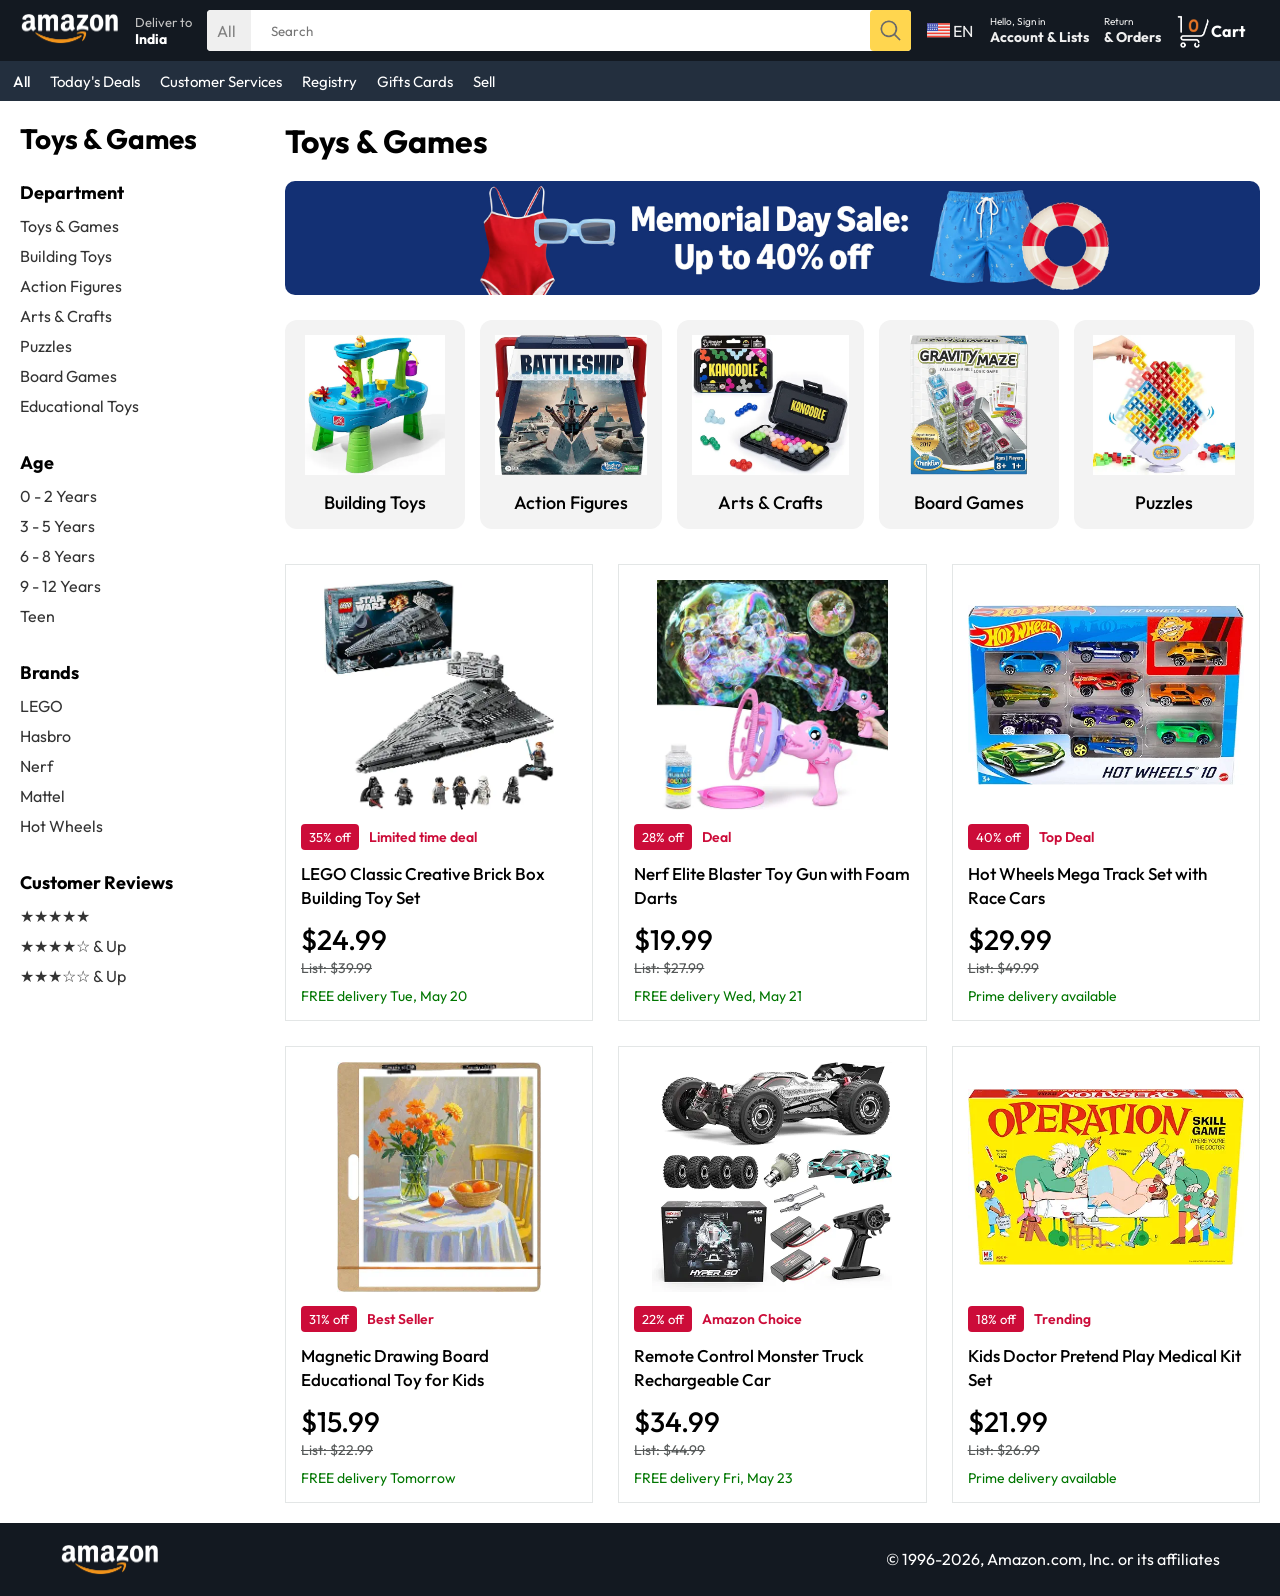
<file: box.html>
<!DOCTYPE html>
<html lang="en">
<head>
    <meta charset="UTF-8">
    <meta name="viewport" content="width=device-width, initial-scale=1.0">
    <title>Document</title>
    <link rel="stylesheet" href="./style.css">
    <link rel="stylesheet" href="./box.css">
    
</head>
<body>
    <nav>
        <!-- amazon logo -->
        <a href="index.html" class="border"><img src="./images/amazon_logo.png" width="100" alt=""></a>

        <!-- delivery div  -->
        <div class="nav-country border">
            <i class="fa-solid fa-location-dot"></i>

            <div>
                <p>Deliver to</p>
                <h1>India</h1>
            </div>

        </div>

        <!-- search section  -->
        <div class="nav-search">
            <div class="nav-search-category">
                <p>All</p>
                <i class="fa-solid fa-caret-down"></i>
            </div>

            <input type="text" class="nav-search-input" placeholder="Search">

            <img src="./images/search_icon.png" alt="">
        </div>

        <!-- flag -->
        <div class="nav-language border">
            <img src="./images/us_flag.png" width="25px" alt="">
            <p>EN</p>
            <i class="fa-solid fa-caret-down"></i>
        </div>

        <!-- sign in -->
        <div class="nav-text border">
            <a href="./sign.html">
                <p>Hello, Sign in</p>
            <h1>Account & Lists <i class="fa-solid fa-caret-down"></i></h1>
            </a>
        </div>

        <!-- return and order -->
        <div class="nav-text border">
            <a href="./return.html">
                <p>Return</p>
            <h1>& Orders</h1>
            </a>
        </div>

        <!-- cart -->
        <a href="./cart.html" class="nav-cart border">
            <img src="./images/cart_icon.png" width="35px" alt="">
            <h4>Cart</h4>
        </a>
    </nav>

    <!-- bottom nav  -->
    <div class="nav-bottom">

        <div class=" border">
            <i class="fa-solid fa-bars"></i>
            <p>All</p>
        </div>

        <a href="./toadysDeal.html">
            <P class="border">Today's Deals</P>
        </a>

        <a href="./customer.html">
            <P class="border">Customer Services</P>
        </a>

        <a href="./registry.html">
            <P class="border">Registry</P>
        </a>

        <a href="./gifts.html">
            <P class="border">Gifts Cards</P>
        </a>

        <a href="./sell.html"><P class="border">Sell</P></a>
        
    </div>

    <!-- ================= TOYS & GAMES PAGE ================= -->

<div class="toys-page">

    <!-- LEFT FILTER SIDEBAR -->

    <div class="toys-sidebar">

        <h2>Toys & Games</h2>

        <div class="filter-section">

            <h3>Department</h3>

            <p>Toys & Games</p>
            <p>Building Toys</p>
            <p>Action Figures</p>
            <p>Arts & Crafts</p>
            <p>Puzzles</p>
            <p>Board Games</p>
            <p>Educational Toys</p>

        </div>

        <div class="filter-section">

            <h3>Age</h3>

            <p>0 - 2 Years</p>
            <p>3 - 5 Years</p>
            <p>6 - 8 Years</p>
            <p>9 - 12 Years</p>
            <p>Teen</p>

        </div>

        <div class="filter-section">

            <h3>Brands</h3>

            <p>LEGO</p>
            <p>Hasbro</p>
            <p>Nerf</p>
            <p>Mattel</p>
            <p>Hot Wheels</p>

        </div>

        <div class="filter-section">

            <h3>Customer Reviews</h3>

            <p>★★★★★</p>
            <p>★★★★☆ & Up</p>
            <p>★★★☆☆ & Up</p>

        </div>

    </div>

    <!-- RIGHT CONTENT -->

    <div class="toys-content">

        <h1 class="toys-title">Toys & Games</h1>

        <!-- TOP BANNER -->

        <div class="toys-banner">

            <img src="./images/0.jpg" alt="">

        </div>

        <!-- CATEGORY ROW -->

        <div class="toys-category-row">

            <div class="toy-category-card">
                <img src="./images/toy1.webp">
                <p>Building Toys</p>
            </div>

            <div class="toy-category-card">
                <img src="./images/toy2.webp">
                <p>Action Figures</p>
            </div>

            <div class="toy-category-card">
                <img src="./images/toy3.webp">
                <p>Arts & Crafts</p>
            </div>

            <div class="toy-category-card">
                <img src="./images/toy4.webp">
                <p>Board Games</p>
            </div>

            <div class="toy-category-card">
                <img src="./images/toy5.webp">
                <p>Puzzles</p>
            </div>

        </div>

        <!-- PRODUCTS -->

        <div class="toy-products-grid">

            <!-- PRODUCT -->

            <div class="toy-product-card">

                <img src="./images/toy6.webp">

                <div class="toy-discount">
                    <span>35% off</span>
                    <p>Limited time deal</p>
                </div>

                <h3>LEGO Classic Creative Brick Box Building Toy Set</h3>

                <div class="toy-price">
                    <h2>$24.99</h2>
                    <span>List: $39.99</span>
                </div>

                <p class="toy-delivery">FREE delivery Tue, May 20</p>

            </div>

            <!-- PRODUCT -->

            <div class="toy-product-card">

                <img src="./images/toy7.webp">

                <div class="toy-discount">
                    <span>28% off</span>
                    <p>Deal</p>
                </div>

                <h3>Nerf Elite Blaster Toy Gun with Foam Darts</h3>

                <div class="toy-price">
                    <h2>$19.99</h2>
                    <span>List: $27.99</span>
                </div>

                <p class="toy-delivery">FREE delivery Wed, May 21</p>

            </div>

            <!-- PRODUCT -->

            <div class="toy-product-card">

                <img src="./images/toy8.webp">

                <div class="toy-discount">
                    <span>40% off</span>
                    <p>Top Deal</p>
                </div>

                <h3>Hot Wheels Mega Track Set with Race Cars</h3>

                <div class="toy-price">
                    <h2>$29.99</h2>
                    <span>List: $49.99</span>
                </div>

                <p class="toy-delivery">Prime delivery available</p>

            </div>

            <!-- PRODUCT -->

            <div class="toy-product-card">

                <img src="./images/toy9.webp">

                <div class="toy-discount">
                    <span>31% off</span>
                    <p>Best Seller</p>
                </div>

                <h3>Magnetic Drawing Board Educational Toy for Kids</h3>

                <div class="toy-price">
                    <h2>$15.99</h2>
                    <span>List: $22.99</span>
                </div>

                <p class="toy-delivery">FREE delivery Tomorrow</p>

            </div>

            <!-- PRODUCT -->

            <div class="toy-product-card">

                <img src="./images/toy10.webp">

                <div class="toy-discount">
                    <span>22% off</span>
                    <p>Amazon Choice</p>
                </div>

                <h3>Remote Control Monster Truck Rechargeable Car</h3>

                <div class="toy-price">
                    <h2>$34.99</h2>
                    <span>List: $44.99</span>
                </div>

                <p class="toy-delivery">FREE delivery Fri, May 23</p>

            </div>

            <!-- PRODUCT -->

            <div class="toy-product-card">

                <img src="./images/toy11.webp">

                <div class="toy-discount">
                    <span>18% off</span>
                    <p>Trending</p>
                </div>

                <h3>Kids Doctor Pretend Play Medical Kit Set</h3>

                <div class="toy-price">
                    <h2>$21.99</h2>
                    <span>List: $26.99</span>
                </div>

                <p class="toy-delivery">Prime delivery available</p>

            </div>

        </div>

    </div>

</div>




    <footer>
        <img src="./images/amazon_logo.png" width="100" alt="">
        <p>© 1996-2026, Amazon.com, Inc. or its affiliates</p>
    </footer>
</body>
</html>
</file>
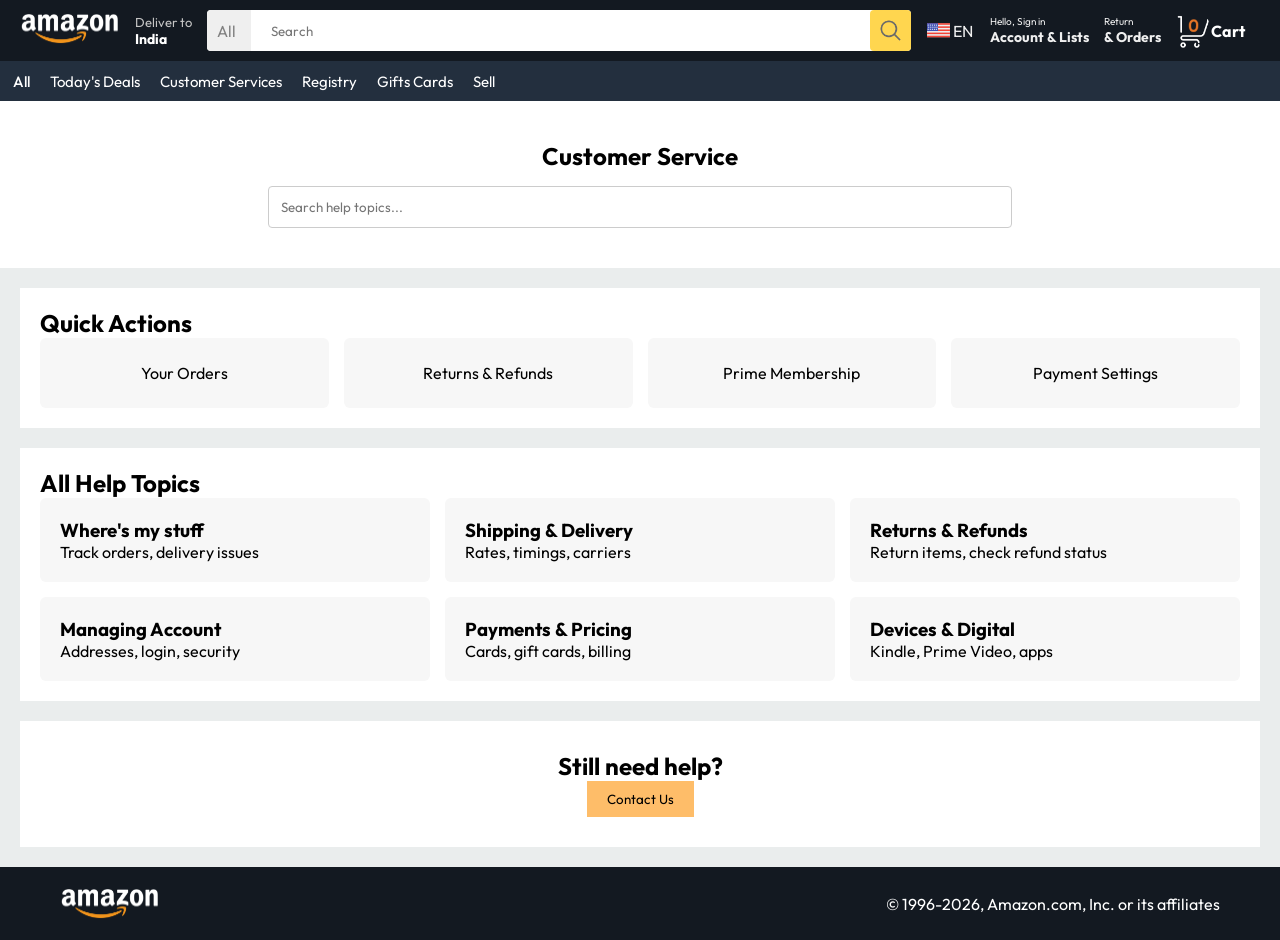
<file: customer.html>
<!DOCTYPE html>
<html lang="en">
<head>
    <meta charset="UTF-8">
    <meta name="viewport" content="width=device-width, initial-scale=1.0">
    <title>Document</title>
    <link rel="stylesheet" href="./style.css">
    <link rel="stylesheet" href="./customer.css">
</head>
<body>
     <nav>
        <!-- amazon logo -->
        <a href="index.html" class="border"><img src="./images/amazon_logo.png" width="100" alt=""></a>

        <!-- delivery div  -->
        <div class="nav-country border">
            <i class="fa-solid fa-location-dot"></i>

            <div>
                <p>Deliver to</p>
                <h1>India</h1>
            </div>

        </div>

        <!-- search section  -->
        <div class="nav-search">
            <div class="nav-search-category">
                <p>All</p>
                <i class="fa-solid fa-caret-down"></i>
            </div>

            <input type="text" class="nav-search-input" placeholder="Search">

            <img src="./images/search_icon.png" alt="">
        </div>

        <!-- flag -->
        <div class="nav-language border">
            <img src="./images/us_flag.png" width="25px" alt="">
            <p>EN</p>
            <i class="fa-solid fa-caret-down"></i>
        </div>

        <!-- sign in -->
        <div class="nav-text border">
            <a href="./sign.html">
                <p>Hello, Sign in</p>
            <h1>Account & Lists <i class="fa-solid fa-caret-down"></i></h1>
            </a>
        </div>

        <!-- return and order -->
        <div class="nav-text border">
            <a href="./return.html">
                <p>Return</p>
            <h1>& Orders</h1>
            </a>
        </div>

        <!-- cart -->
        <a href="./cart.html" class="nav-cart border">
            <img src="./images/cart_icon.png" width="35px" alt="">
            <h4>Cart</h4>
        </a>
    </nav>

    <!-- bottom nav  -->
    <div class="nav-bottom">

        <div class=" border">
            <i class="fa-solid fa-bars"></i>
            <p>All</p>
        </div>

        <a href="./toadysDeal.html">
            <P class="border">Today's Deals</P>
        </a>

        <a href="./customer.html">
            <P class="border">Customer Services</P>
        </a>

        <a href="./registry.html">
            <P class="border">Registry</P>
        </a>

        <a href="./gifts.html">
            <P class="border">Gifts Cards</P>
        </a>

        <a href="./sell.html"><P class="border">Sell</P></a>
        
    </div>

<!-- TOP HERO -->
<section class="cs-hero">
    <h1>Customer Service</h1>
    <input type="text" placeholder="Search help topics...">
</section>

<!-- QUICK ACTIONS -->
<section class="quick-actions">
    <h2>Quick Actions</h2>
    <div class="grid">
        <div class="box">Your Orders</div>
        <div class="box">Returns & Refunds</div>
        <div class="box">Prime Membership</div>
        <div class="box">Payment Settings</div>
    </div>
</section>

<!-- HELP TOPICS -->
<section class="help-topics">
    <h2>All Help Topics</h2>

    <div class="topics-grid">
        <div class="topic">
            <h3>Where's my stuff</h3>
            <p>Track orders, delivery issues</p>
        </div>

        <div class="topic">
            <h3>Shipping & Delivery</h3>
            <p>Rates, timings, carriers</p>
        </div>

        <div class="topic">
            <h3>Returns & Refunds</h3>
            <p>Return items, check refund status</p>
        </div>

        <div class="topic">
            <h3>Managing Account</h3>
            <p>Addresses, login, security</p>
        </div>

        <div class="topic">
            <h3>Payments & Pricing</h3>
            <p>Cards, gift cards, billing</p>
        </div>

        <div class="topic">
            <h3>Devices & Digital</h3>
            <p>Kindle, Prime Video, apps</p>
        </div>
    </div>
</section>

<!-- SUPPORT CTA -->
<section class="support">
    <h2>Still need help?</h2>
    <button>Contact Us</button>
</section>











    <footer>
        <img src="./images/amazon_logo.png" width="100" alt="">
        <p>© 1996-2026, Amazon.com, Inc. or its affiliates</p>
    </footer>
</body>
</html>
</file>
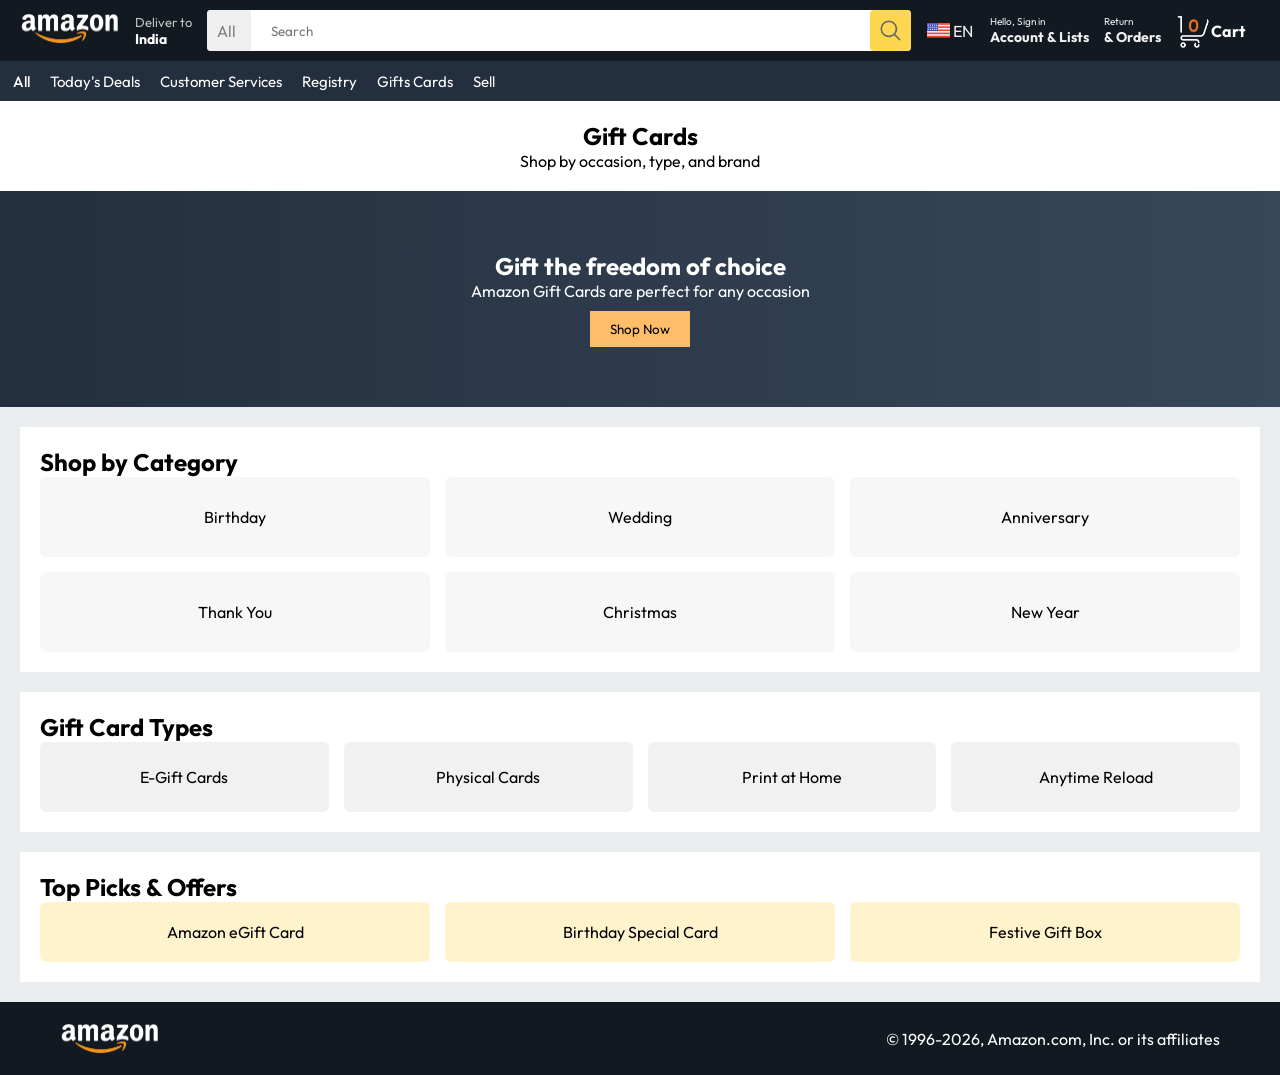
<file: gifts.html>
<!DOCTYPE html>
<html lang="en">
<head>
    <meta charset="UTF-8">
    <meta name="viewport" content="width=device-width, initial-scale=1.0">
    <title>Amazon Gift Cards Clone</title>
    <link rel="stylesheet" href="./style.css">
    <link rel="stylesheet" href="./gifts.css">
</head>
<body>

     <nav>
        <!-- amazon logo -->
        <a href="index.html" class="border"><img src="./images/amazon_logo.png" width="100" alt=""></a>

        <!-- delivery div  -->
        <div class="nav-country border">
            <i class="fa-solid fa-location-dot"></i>

            <div>
                <p>Deliver to</p>
                <h1>India</h1>
            </div>

        </div>

        <!-- search section  -->
        <div class="nav-search">
            <div class="nav-search-category">
                <p>All</p>
                <i class="fa-solid fa-caret-down"></i>
            </div>

            <input type="text" class="nav-search-input" placeholder="Search">

            <img src="./images/search_icon.png" alt="">
        </div>

        <!-- flag -->
        <div class="nav-language border">
            <img src="./images/us_flag.png" width="25px" alt="">
            <p>EN</p>
            <i class="fa-solid fa-caret-down"></i>
        </div>

        <!-- sign in -->
        <div class="nav-text border">
            <a href="./sign.html">
                <p>Hello, Sign in</p>
            <h1>Account & Lists <i class="fa-solid fa-caret-down"></i></h1>
            </a>
        </div>

        <!-- return and order -->
        <div class="nav-text border">
            <a href="./return.html">
                <p>Return</p>
            <h1>& Orders</h1>
            </a>
        </div>

        <!-- cart -->
        <a href="./cart.html" class="nav-cart border">
            <img src="./images/cart_icon.png" width="35px" alt="">
            <h4>Cart</h4>
        </a>
    </nav>

    <!-- bottom nav  -->
    <div class="nav-bottom">

        <div class=" border">
            <i class="fa-solid fa-bars"></i>
            <p>All</p>
        </div>

        <a href="./toadysDeal.html">
            <P class="border">Today's Deals</P>
        </a>

        <a href="./customer.html">
            <P class="border">Customer Services</P>
        </a>

        <a href="./registry.html">
            <P class="border">Registry</P>
        </a>

        <a href="./gifts.html">
            <P class="border">Gifts Cards</P>
        </a>

        <a href="./sell.html"><P class="border">Sell</P></a>
        
    </div>

    <!-- CATEGORY HEADER -->
    <section class="gift-header">
        <h1>Gift Cards</h1>
        <p>Shop by occasion, type, and brand</p>
    </section>

    <!-- HERO BANNER -->
    <section class="hero">
        <div class="hero-text">
            <h2>Gift the freedom of choice</h2>
            <p>Amazon Gift Cards are perfect for any occasion</p>
            <button>Shop Now</button>
        </div>
    </section>

    <!-- CATEGORY GRID -->
    <section class="categories">
        <h2>Shop by Category</h2>

        <div class="grid">
            <div class="card">Birthday</div>
            <div class="card">Wedding</div>
            <div class="card">Anniversary</div>
            <div class="card">Thank You</div>
            <div class="card">Christmas</div>
            <div class="card">New Year</div>
        </div>
    </section>

    <!-- GIFT TYPES -->
    <section class="gift-types">
        <h2>Gift Card Types</h2>

        <div class="types">
            <div class="type-box">E-Gift Cards</div>
            <div class="type-box">Physical Cards</div>
            <div class="type-box">Print at Home</div>
            <div class="type-box">Anytime Reload</div>
        </div>
    </section>

    <!-- DEAL STRIP -->
    <section class="deal-strip">
        <h2>Top Picks & Offers</h2>
        <div class="deal-grid">
            <div class="deal">Amazon eGift Card</div>
            <div class="deal">Birthday Special Card</div>
            <div class="deal">Festive Gift Box</div>
        </div>
    </section>

    <footer>
        <img src="./images/amazon_logo.png" width="100" alt="">
        <p>© 1996-2026, Amazon.com, Inc. or its affiliates</p>
    </footer>

</body>
</html>
</file>
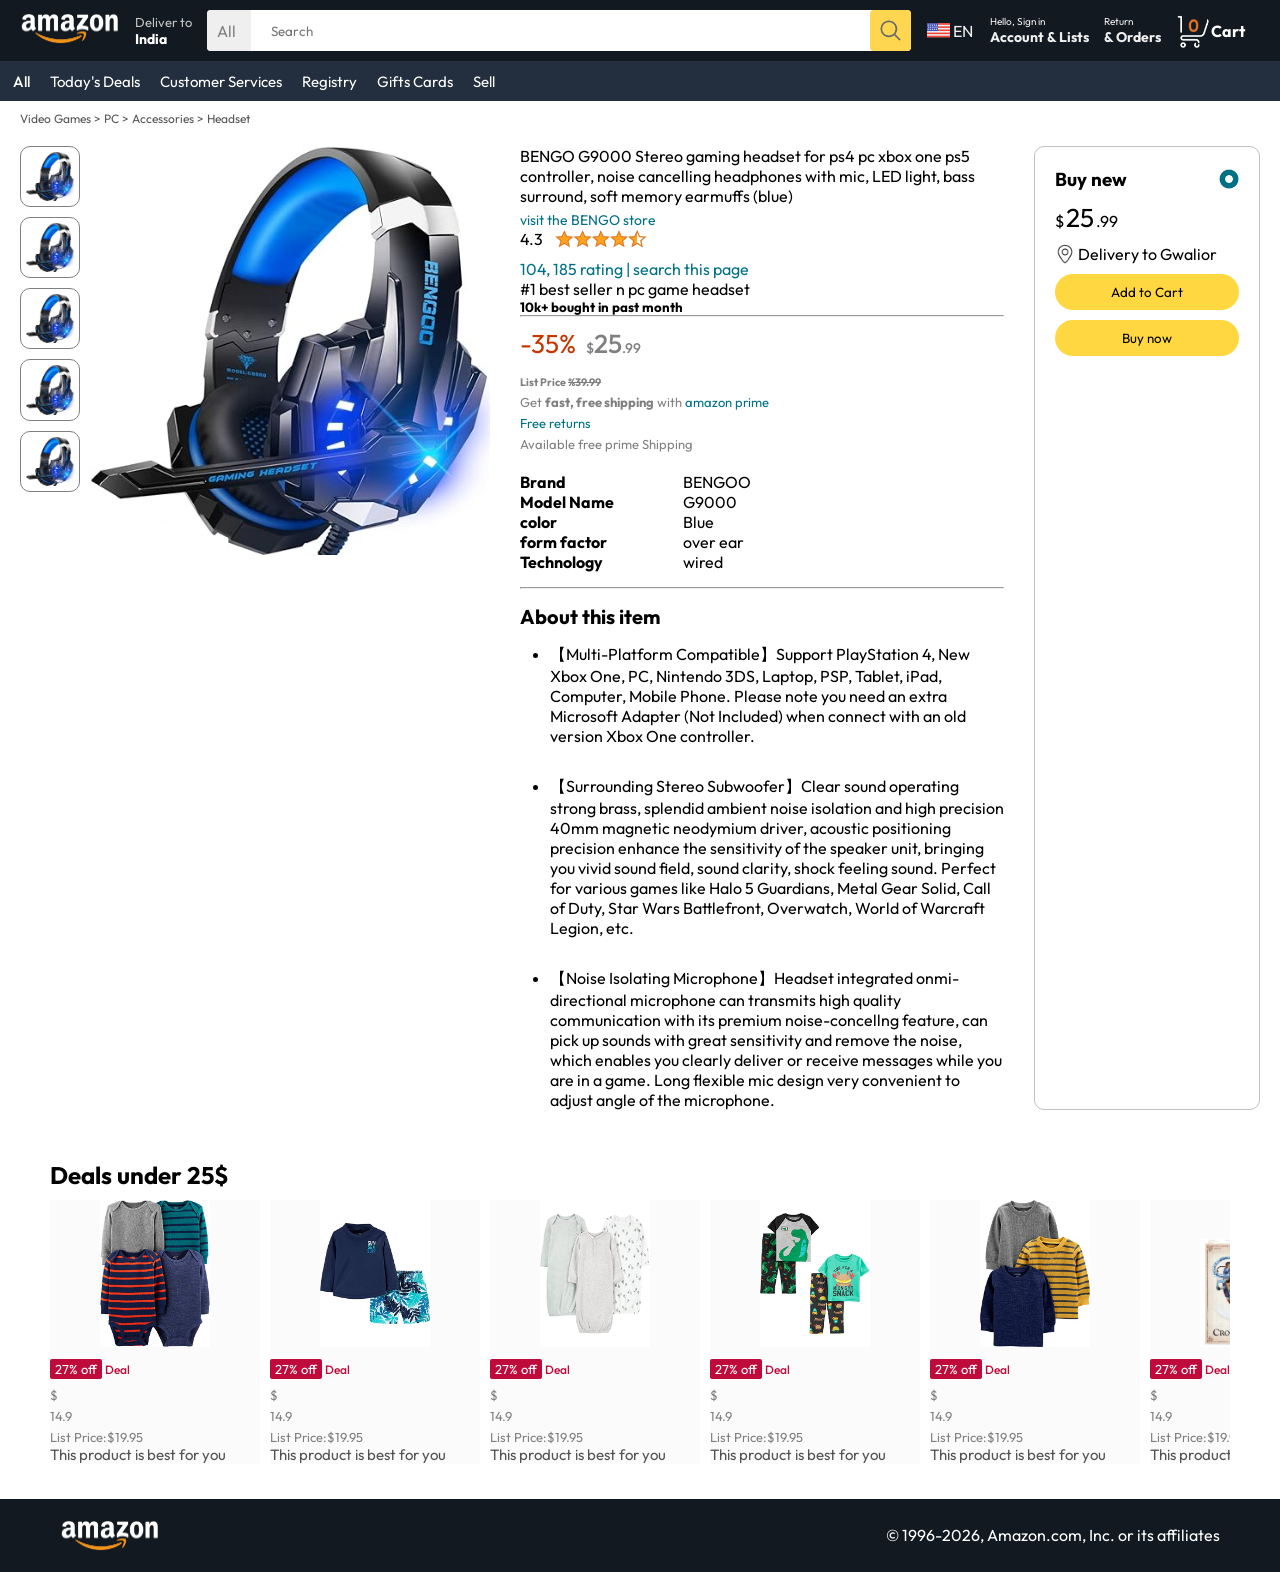
<file: product.html>
<!DOCTYPE html>
<html lang="en">

<head>
    <meta charset="UTF-8">
    <meta name="viewport" content="width=device-width, initial-scale=1.0">
    <title>Product page</title>

    <link rel="stylesheet" href="./style.css">
    <link rel="stylesheet" href="./products.css">
</head>

<body>

    <nav>
        <!-- amazon logo -->
        <a href="index.html" class="border"><img src="./images/amazon_logo.png" width="100" alt=""></a>

        <!-- delivery div  -->
        <div class="nav-country border">
            <i class="fa-solid fa-location-dot"></i>

            <div>
                <p>Deliver to</p>
                <h1>India</h1>
            </div>

        </div>

        <!-- search section  -->
        <div class="nav-search">
            <div class="nav-search-category">
                <p>All</p>
                <i class="fa-solid fa-caret-down"></i>
            </div>

            <input type="text" class="nav-search-input" placeholder="Search">

            <img src="./images/search_icon.png" alt="">
        </div>

        <!-- flag -->
        <div class="nav-language border">
            <img src="./images/us_flag.png" width="25px" alt="">
            <p>EN</p>
            <i class="fa-solid fa-caret-down"></i>
        </div>

        <!-- sign in -->
        <div class="nav-text border">
            <a href="./sign.html">
                <p>Hello, Sign in</p>
            <h1>Account & Lists <i class="fa-solid fa-caret-down"></i></h1>
            </a>
        </div>

        <!-- return and order -->
        <div class="nav-text border">
            <a href="./return.html">
                <p>Return</p>
            <h1>& Orders</h1>
            </a>
        </div>

        <!-- cart -->
        <a href="./cart.html" class="nav-cart border">
            <img src="./images/cart_icon.png" width="35px" alt="">
            <h4>Cart</h4>
        </a>
    </nav>

    <!-- bottom nav  -->
    <div class="nav-bottom">

        <div class=" border">
            <i class="fa-solid fa-bars"></i>
            <p>All</p>
        </div>

        <a href="./toadysDeal.html">
            <P class="border">Today's Deals</P>
        </a>

        <a href="./customer.html">
            <P class="border">Customer Services</P>
        </a>

        <a href="./registry.html">
            <P class="border">Registry</P>
        </a>

        <a href="./gifts.html">
            <P class="border">Gifts Cards</P>
        </a>

        <a href="./sell.html"><P class="border">Sell</P></a>
        
    </div>

    <p class="breadcrums">Video Games > PC > Accessories > Headset</p>

    <div class="product-display">

        <div class="product-d-img">

            <div class="product-icon">
                <img src="./images/product_img.jpg" width="60" alt="">
                <img src="./images/product_img.jpg" width="60" alt="">
                <img src="./images/product_img.jpg" width="60" alt="">
                <img src="./images/product_img.jpg" width="60" alt="">
                <img src="./images/product_img.jpg" width="60" alt="">
            </div>

            <div class="product-main-img">
                <img src="./images/product_img.jpg" width="400" alt="">
            </div>

        </div>

        <div class="products-d-details">

            <p class="product-title">
                BENGO G9000 Stereo gaming headset for ps4 pc xbox one ps5 controller, noise cancelling headphones with
                mic, LED light, bass surround, soft memory earmuffs (blue)
            </p>

            <p class="brand-store">
                visit the BENGO store
            </p>

            <div class="product-rating">
                <div>4.3 <img src="./images/rating_img.png" height="20px" alt="">
                </div>

                <p>104, 185 rating | search this page</p>

            </div>

            <p><span>#1 best seller </span> n pc game headset</p>

            <h5>10k+ bought in past month</h5>
            <hr>

            <div class="product-price">
            
            <div>
                <p>-35%</p>
                <h1>$<span>25</span>.99</h1>
            </div>

            <h5>List Price <span>%39.99</span></h5>
            <p>Get <b>fast, free shipping</b> with <span>amazon prime</span></p>
            <p><span>Free returns</span></p>
            <p>Available free prime Shipping</p>

        </div>

        <div class="product-info">

            <p><b>Brand</b></p><p>BENGOO</p>
            <p><b>Model Name</b></p><p>G9000</p>
            <p><b>color</b></p><p>Blue</p>
            <p><b>form factor</b></p><p>over ear</p>
            <p><b>Technology</b></p><p>wired</p>

        </div>
        <hr>

        <div class="product-description">
            <h1>About this item</h1>
            <ul>
                <li>【Multi-Platform Compatible】Support PlayStation 4, New Xbox One, PC, Nintendo 3DS, Laptop, PSP, Tablet, iPad, Computer, Mobile Phone. Please note you need an extra Microsoft Adapter (Not Included) when connect with an old version Xbox One controller.</li>

                <li>【Surrounding Stereo Subwoofer】Clear sound operating strong brass, splendid ambient noise isolation and high precision 40mm magnetic neodymium driver, acoustic positioning precision enhance the sensitivity of the speaker unit, bringing you vivid sound field, sound clarity, shock feeling sound. Perfect for various games like Halo 5 Guardians, Metal Gear Solid, Call of Duty, Star Wars Battlefront, Overwatch, World of Warcraft Legion, etc.</li>

                <li>【Noise Isolating Microphone】Headset integrated onmi-directional microphone can transmits high quality communication with its premium noise-concellng feature, can pick up sounds with great sensitivity and remove the noise, which enables you clearly deliver or receive messages while you are in a game. Long flexible mic design very convenient to adjust angle of the microphone.</li>

            </ul>

        </div>

        </div>
        
        <div class="product-d-purchase">
            
            <div class="title">
                <h3>Buy new</h3>
                <img src="./images/circle_icon.png" width="20px" alt="">
            </div>

            <h1 class="price">$<span>25</span>.99</h1>

            <div class="location">
                <img src="./images/location_icon_dark.png" width="20" alt="">
                <p><span>Delivery to Gwalior</span></p>

            </div>

            <button class="btn">Add to Cart</button>
            <button class="btn">Buy now</button>

        </div>

    </div>

    <div class="products-slider-with-price">
        <h2>Deals under 25$</h2>
        
        <div class="products">
            
            <div class="product-card">
                
                <div class="product-img-container">
                    <img src="./images/product2-1.jpg" alt="">
                </div>

                <div class="product-offer">
                    <p>27% off</p>
                    <span>Deal</span>
                </div>

                <p class="product-price">$ <span>14.9</span> List Price:$19.95</p>
                <h4>This product is best for you</h4>

            </div>

             <div class="product-card">
                
                <div class="product-img-container">
                    <img src="./images/product2-2.jpg" alt="">
                </div>

                <div class="product-offer">
                    <p>27% off</p>
                    <span>Deal</span>
                </div>

                <p class="product-price">$ <span>14.9</span> List Price:$19.95</p>
                <h4>This product is best for you</h4>

            </div>

             <div class="product-card">
                
                <div class="product-img-container">
                    <img src="./images/product2-3.jpg" alt="">
                </div>

                <div class="product-offer">
                    <p>27% off</p>
                    <span>Deal</span>
                </div>

                <p class="product-price">$ <span>14.9</span> List Price:$19.95</p>
                <h4>This product is best for you</h4>

            </div>

             <div class="product-card">
                
                <div class="product-img-container">
                    <img src="./images/product2-4.jpg" alt="">
                </div>

                <div class="product-offer">
                    <p>27% off</p>
                    <span>Deal</span>
                </div>

                <p class="product-price">$ <span>14.9</span> List Price:$19.95</p>
                <h4>This product is best for you</h4>

            </div>

             <div class="product-card">
                
                <div class="product-img-container">
                    <img src="./images/product2-5.jpg" alt="">
                </div>

                <div class="product-offer">
                    <p>27% off</p>
                    <span>Deal</span>
                </div>

                <p class="product-price">$ <span>14.9</span> List Price:$19.95</p>
                <h4>This product is best for you</h4>

            </div>

             <div class="product-card">
                
                <div class="product-img-container">
                    <img src="./images/product2-6.jpg" alt="">
                </div>

                <div class="product-offer">
                    <p>27% off</p>
                    <span>Deal</span>
                </div>

                <p class="product-price">$ <span>14.9</span> List Price:$19.95</p>
                <h4>This product is best for you</h4>

            </div>

             <div class="product-card">
                
                <div class="product-img-container">
                    <img src="./images/product2-7.jpg" alt="">
                </div>

                <div class="product-offer">
                    <p>27% off</p>
                    <span>Deal</span>
                </div>

                <p class="product-price">$ <span>14.9</span> List Price:$19.95</p>
                <h4>This product is best for you</h4>

            </div>

             <div class="product-card">
                
                <div class="product-img-container">
                    <img src="./images/product2-8.jpg" alt="">
                </div>

                <div class="product-offer">
                    <p>27% off</p>
                    <span>Deal</span>
                </div>

                <p class="product-price">$ <span>14.9</span> List Price:$19.95</p>
                <h4>This product is best for you</h4>

            </div>

             <div class="product-card">
                
                <div class="product-img-container">
                    <img src="./images/product2-9.jpg" alt="">
                </div>

                <div class="product-offer">
                    <p>27% off</p>
                    <span>Deal</span>
                </div>

                <p class="product-price">$ <span>14.9</span> List Price:$19.95</p>
                <h4>This product is best for you</h4>

            </div>

             <div class="product-card">
                
                <div class="product-img-container">
                    <img src="./images/product2-10.jpg" alt="">
                </div>

                <div class="product-offer">
                    <p>27% off</p>
                    <span>Deal</span>
                </div>

                <p class="product-price">$ <span>14.9</span> List Price:$19.95</p>
                <h4>This product is best for you</h4>

            </div>

             <div class="product-card">
                
                <div class="product-img-container">
                    <img src="./images/product2-11.jpg" alt="">
                </div>

                <div class="product-offer">
                    <p>27% off</p>
                    <span>Deal</span>
                </div>

                <p class="product-price">$ <span>14.9</span> List Price:$19.95</p>
                <h4>This product is best for you</h4>

            </div>

        </div>

    </div>


    <!-- footer  -->
    <footer>
        <img src="./images/amazon_logo.png" width="100" alt="">
        <p>© 1996-2026, Amazon.com, Inc. or its affiliates</p>
    </footer>

</body>

</html>
</file>
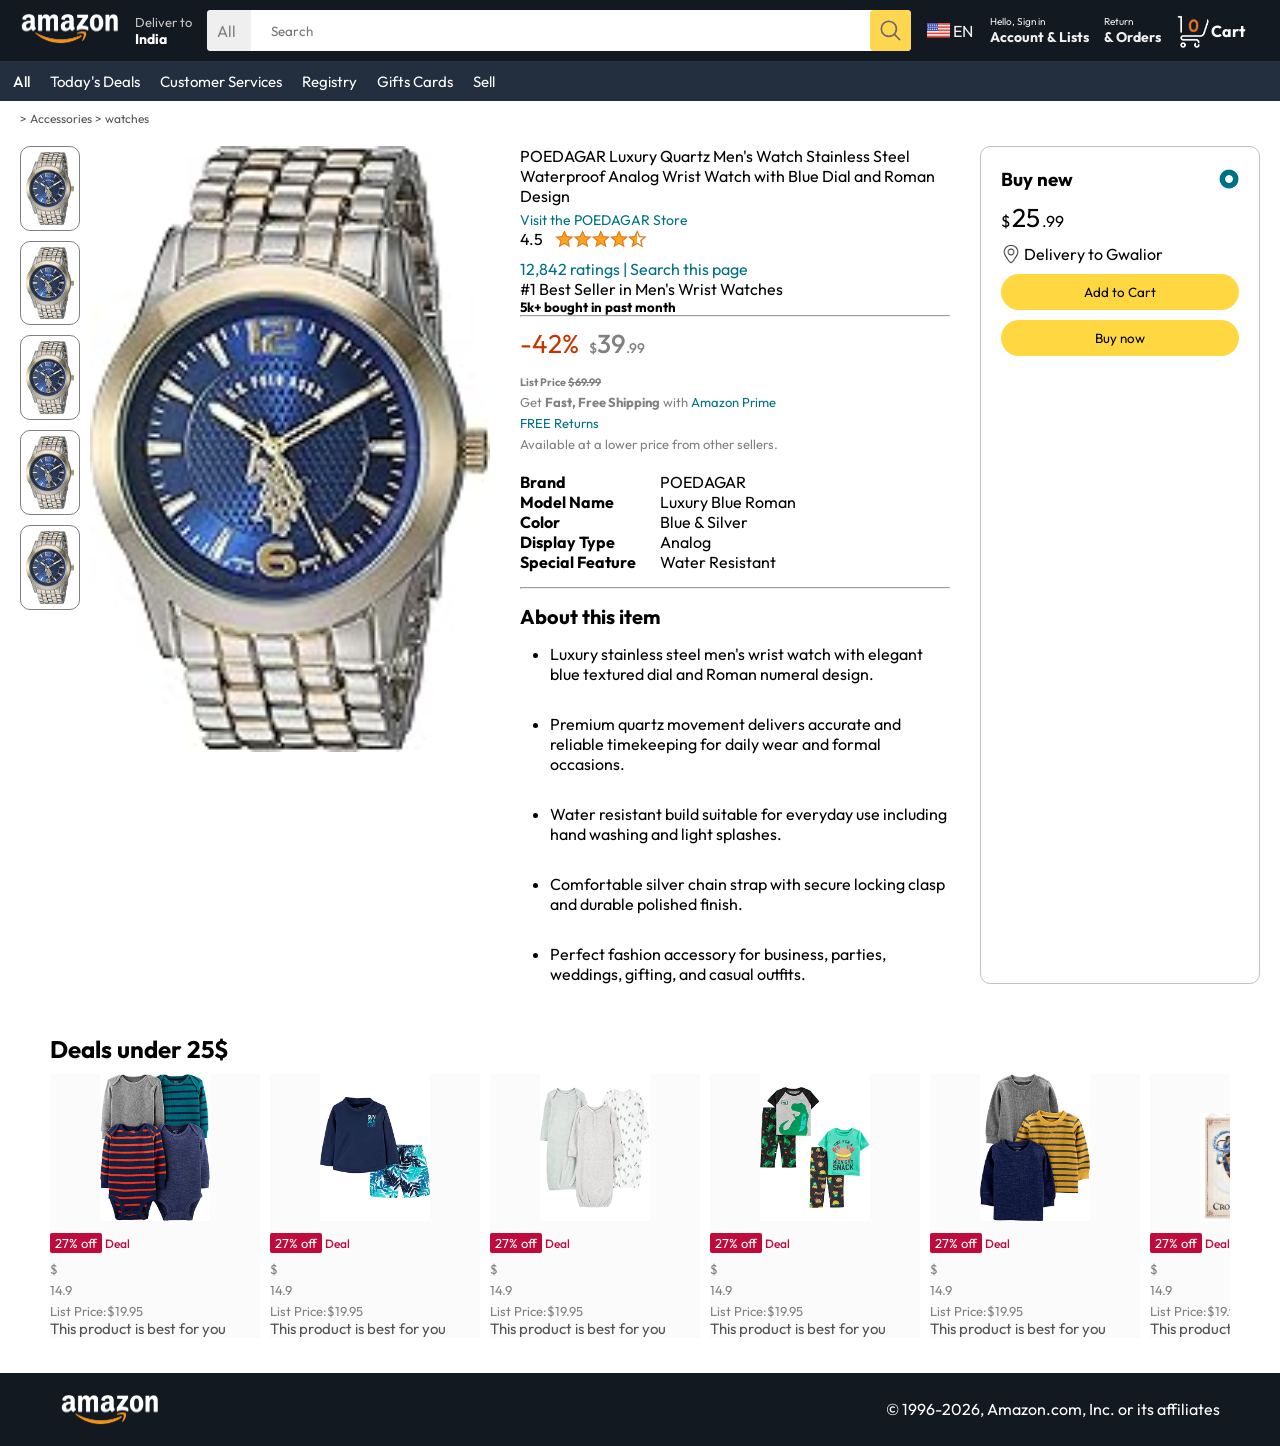
<file: product2.html>
<!DOCTYPE html>
<html lang="en">
<head>
    <meta charset="UTF-8">
    <meta name="viewport" content="width=device-width, initial-scale=1.0">
    <title>slider</title>
    <link rel="stylesheet" href="./style.css">
    <link rel="stylesheet" href="./products.css">
</head>
<body>

    <!DOCTYPE html>
<html lang="en">

<head>
    <meta charset="UTF-8">
    <meta name="viewport" content="width=device-width, initial-scale=1.0">
    <title>Product page</title>

    <link rel="stylesheet" href="./style.css">
    <link rel="stylesheet" href="./products.css">
</head>

<body>

    <nav>
        <!-- amazon logo -->
        <a href="index.html" class="border"><img src="./images/amazon_logo.png" width="100" alt=""></a>

        <!-- delivery div  -->
        <div class="nav-country border">
            <i class="fa-solid fa-location-dot"></i>

            <div>
                <p>Deliver to</p>
                <h1>India</h1>
            </div>

        </div>

        <!-- search section  -->
        <div class="nav-search">
            <div class="nav-search-category">
                <p>All</p>
                <i class="fa-solid fa-caret-down"></i>
            </div>

            <input type="text" class="nav-search-input" placeholder="Search">

            <img src="./images/search_icon.png" alt="">
        </div>

        <!-- flag -->
        <div class="nav-language border">
            <img src="./images/us_flag.png" width="25px" alt="">
            <p>EN</p>
            <i class="fa-solid fa-caret-down"></i>
        </div>

        <!-- sign in -->
        <div class="nav-text border">
            <a href="./sign.html">
                <p>Hello, Sign in</p>
            <h1>Account & Lists <i class="fa-solid fa-caret-down"></i></h1>
            </a>
        </div>

        <!-- return and order -->
        <div class="nav-text border">
            <a href="./return.html">
                <p>Return</p>
            <h1>& Orders</h1>
            </a>
        </div>

        <!-- cart -->
        <a href="./cart.html" class="nav-cart border">
            <img src="./images/cart_icon.png" width="35px" alt="">
            <h4>Cart</h4>
        </a>
    </nav>

    <!-- bottom nav  -->
    <div class="nav-bottom">

        <div class=" border">
            <i class="fa-solid fa-bars"></i>
            <p>All</p>
        </div>

        <a href="./toadysDeal.html">
            <P class="border">Today's Deals</P>
        </a>

        <a href="./customer.html">
            <P class="border">Customer Services</P>
        </a>

        <a href="./registry.html">
            <P class="border">Registry</P>
        </a>

        <a href="./gifts.html">
            <P class="border">Gifts Cards</P>
        </a>

        <a href="./sell.html"><P class="border">Sell</P></a>
        
    </div>

    <p class="breadcrums"> > Accessories > watches</p>

    <div class="product-display">

        <div class="product-d-img">

            <div class="product-icon">
                <img src="./images/sdlider 2-1.jpg" width="60" alt="">
                <img src="./images/sdlider 2-1.jpg" width="60" alt="">
                <img src="./images/sdlider 2-1.jpg" width="60" alt="">
                <img src="./images/sdlider 2-1.jpg" width="60" alt="">
                <img src="./images/sdlider 2-1.jpg" width="60" alt="">
            </div>

            <div class="product-main-img">
                <img src="./images/sdlider 2-1.jpg" width="400" alt="">
            </div>

        </div>

        <div class="products-d-details">

    <p class="product-title">
        POEDAGAR Luxury Quartz Men's Watch Stainless Steel Waterproof Analog Wrist Watch with Blue Dial and Roman Design
    </p>

    <p class="brand-store">
        Visit the POEDAGAR Store
    </p>

    <div class="product-rating">
        <div>
            4.5 <img src="./images/rating_img.png" height="20px" alt="">
        </div>

        <p>12,842 ratings | Search this page</p>

    </div>

    <p><span>#1 Best Seller</span> in Men's Wrist Watches</p>

    <h5>5k+ bought in past month</h5>

    <hr>

    <div class="product-price">

        <div>
            <p>-42%</p>
            <h1>$<span>39</span>.99</h1>
        </div>

        <h5>List Price <span>$69.99</span></h5>

        <p>Get <b>Fast, Free Shipping</b> with <span>Amazon Prime</span></p>

        <p><span>FREE Returns</span></p>

        <p>Available at a lower price from other sellers.</p>

    </div>

    <div class="product-info">

        <p><b>Brand</b></p><p>POEDAGAR</p>

        <p><b>Model Name</b></p><p>Luxury Blue Roman</p>

        <p><b>Color</b></p><p>Blue & Silver</p>

        <p><b>Display Type</b></p><p>Analog</p>

        <p><b>Special Feature</b></p><p>Water Resistant</p>

    </div>

    <hr>

    <div class="product-description">

        <h1>About this item</h1>

        <ul>

            <li>Luxury stainless steel men's wrist watch with elegant blue textured dial and Roman numeral design.</li>

            <li>Premium quartz movement delivers accurate and reliable timekeeping for daily wear and formal occasions.</li>

            <li>Water resistant build suitable for everyday use including hand washing and light splashes.</li>

            <li>Comfortable silver chain strap with secure locking clasp and durable polished finish.</li>

            <li>Perfect fashion accessory for business, parties, weddings, gifting, and casual outfits.</li>

        </ul>

    </div>

</div>
        
        <div class="product-d-purchase">
            
            <div class="title">
                <h3>Buy new</h3>
                <img src="./images/circle_icon.png" width="20px" alt="">
            </div>

            <h1 class="price">$<span>25</span>.99</h1>

            <div class="location">
                <img src="./images/location_icon_dark.png" width="20" alt="">
                <p><span>Delivery to Gwalior</span></p>

            </div>

            <button class="btn">Add to Cart</button>
            <button class="btn">Buy now</button>

        </div>

    </div>

    <div class="products-slider-with-price">
        <h2>Deals under 25$</h2>
        
        <div class="products">
            
            <div class="product-card">
                
                <div class="product-img-container">
                    <img src="./images/product2-1.jpg" alt="">
                </div>

                <div class="product-offer">
                    <p>27% off</p>
                    <span>Deal</span>
                </div>

                <p class="product-price">$ <span>14.9</span> List Price:$19.95</p>
                <h4>This product is best for you</h4>

            </div>

             <div class="product-card">
                
                <div class="product-img-container">
                    <img src="./images/product2-2.jpg" alt="">
                </div>

                <div class="product-offer">
                    <p>27% off</p>
                    <span>Deal</span>
                </div>

                <p class="product-price">$ <span>14.9</span> List Price:$19.95</p>
                <h4>This product is best for you</h4>

            </div>

             <div class="product-card">
                
                <div class="product-img-container">
                    <img src="./images/product2-3.jpg" alt="">
                </div>

                <div class="product-offer">
                    <p>27% off</p>
                    <span>Deal</span>
                </div>

                <p class="product-price">$ <span>14.9</span> List Price:$19.95</p>
                <h4>This product is best for you</h4>

            </div>

             <div class="product-card">
                
                <div class="product-img-container">
                    <img src="./images/product2-4.jpg" alt="">
                </div>

                <div class="product-offer">
                    <p>27% off</p>
                    <span>Deal</span>
                </div>

                <p class="product-price">$ <span>14.9</span> List Price:$19.95</p>
                <h4>This product is best for you</h4>

            </div>

             <div class="product-card">
                
                <div class="product-img-container">
                    <img src="./images/product2-5.jpg" alt="">
                </div>

                <div class="product-offer">
                    <p>27% off</p>
                    <span>Deal</span>
                </div>

                <p class="product-price">$ <span>14.9</span> List Price:$19.95</p>
                <h4>This product is best for you</h4>

            </div>

             <div class="product-card">
                
                <div class="product-img-container">
                    <img src="./images/product2-6.jpg" alt="">
                </div>

                <div class="product-offer">
                    <p>27% off</p>
                    <span>Deal</span>
                </div>

                <p class="product-price">$ <span>14.9</span> List Price:$19.95</p>
                <h4>This product is best for you</h4>

            </div>

             <div class="product-card">
                
                <div class="product-img-container">
                    <img src="./images/product2-7.jpg" alt="">
                </div>

                <div class="product-offer">
                    <p>27% off</p>
                    <span>Deal</span>
                </div>

                <p class="product-price">$ <span>14.9</span> List Price:$19.95</p>
                <h4>This product is best for you</h4>

            </div>

             <div class="product-card">
                
                <div class="product-img-container">
                    <img src="./images/product2-8.jpg" alt="">
                </div>

                <div class="product-offer">
                    <p>27% off</p>
                    <span>Deal</span>
                </div>

                <p class="product-price">$ <span>14.9</span> List Price:$19.95</p>
                <h4>This product is best for you</h4>

            </div>

             <div class="product-card">
                
                <div class="product-img-container">
                    <img src="./images/product2-9.jpg" alt="">
                </div>

                <div class="product-offer">
                    <p>27% off</p>
                    <span>Deal</span>
                </div>

                <p class="product-price">$ <span>14.9</span> List Price:$19.95</p>
                <h4>This product is best for you</h4>

            </div>

             <div class="product-card">
                
                <div class="product-img-container">
                    <img src="./images/product2-10.jpg" alt="">
                </div>

                <div class="product-offer">
                    <p>27% off</p>
                    <span>Deal</span>
                </div>

                <p class="product-price">$ <span>14.9</span> List Price:$19.95</p>
                <h4>This product is best for you</h4>

            </div>

             <div class="product-card">
                
                <div class="product-img-container">
                    <img src="./images/product2-11.jpg" alt="">
                </div>

                <div class="product-offer">
                    <p>27% off</p>
                    <span>Deal</span>
                </div>

                <p class="product-price">$ <span>14.9</span> List Price:$19.95</p>
                <h4>This product is best for you</h4>

            </div>

        </div>

    </div>


    <!-- footer  -->
    <footer>
        <img src="./images/amazon_logo.png" width="100" alt="">
        <p>© 1996-2026, Amazon.com, Inc. or its affiliates</p>
    </footer>

</body>

</html>
    
</body>
</html>
</file>
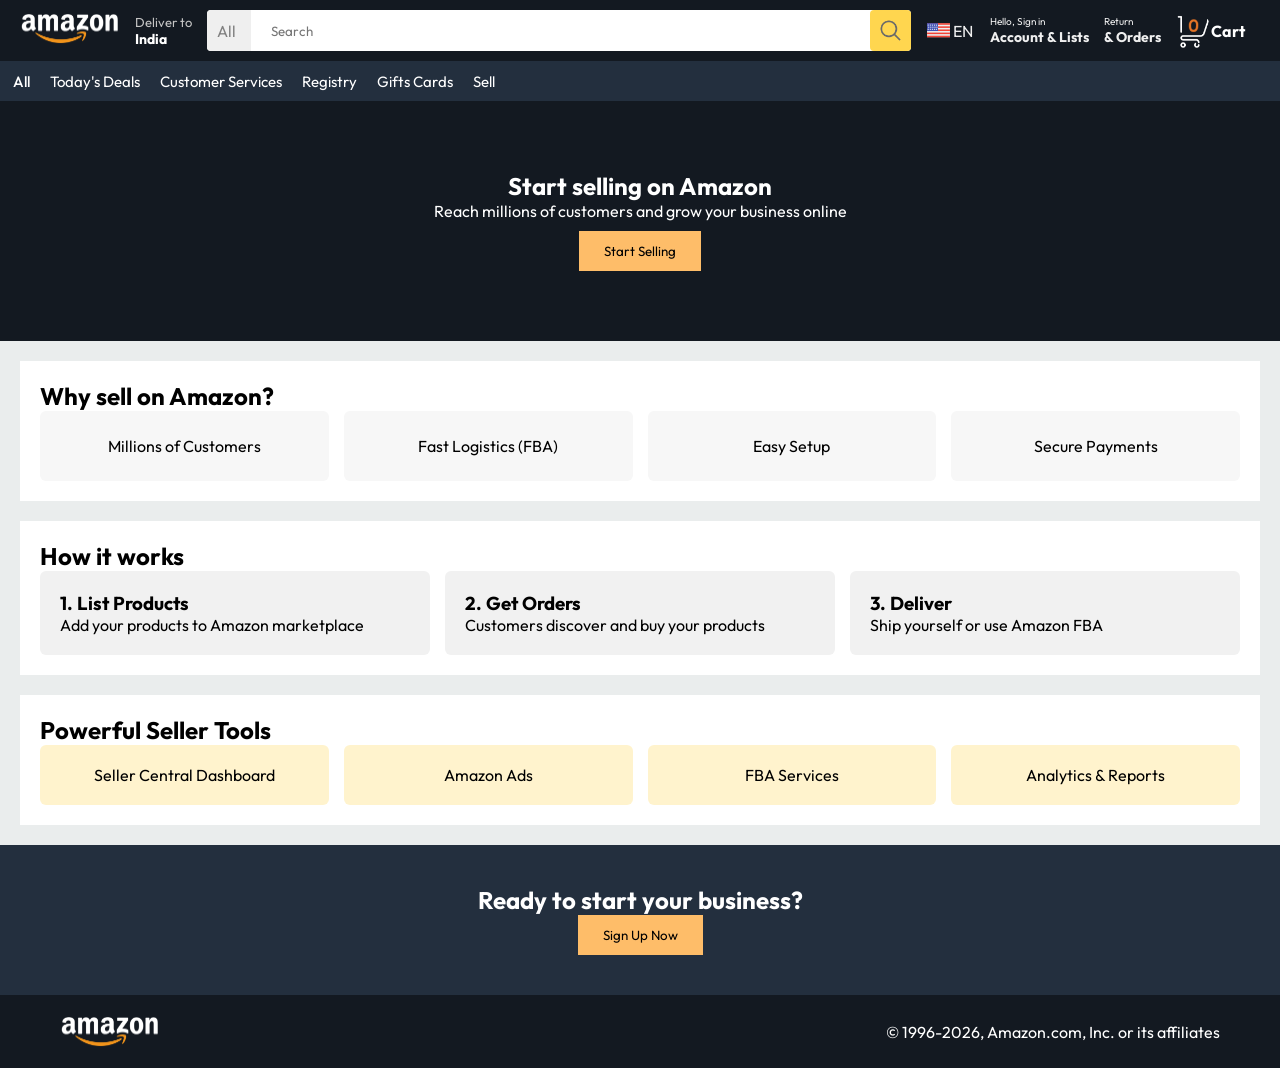
<file: sell.html>
<!DOCTYPE html>
<html lang="en">
<head>
    <meta charset="UTF-8">
    <meta name="viewport" content="width=device-width, initial-scale=1.0">
    <title>Document</title>
    <link rel="stylesheet" href="./style.css">
    <link rel="stylesheet" href="./sell.css">
</head>
<body>
     <nav>
        <!-- amazon logo -->
        <a href="index.html" class="border"><img src="./images/amazon_logo.png" width="100" alt=""></a>

        <!-- delivery div  -->
        <div class="nav-country border">
            <i class="fa-solid fa-location-dot"></i>

            <div>
                <p>Deliver to</p>
                <h1>India</h1>
            </div>

        </div>

        <!-- search section  -->
        <div class="nav-search">
            <div class="nav-search-category">
                <p>All</p>
                <i class="fa-solid fa-caret-down"></i>
            </div>

            <input type="text" class="nav-search-input" placeholder="Search">

            <img src="./images/search_icon.png" alt="">
        </div>

        <!-- flag -->
        <div class="nav-language border">
            <img src="./images/us_flag.png" width="25px" alt="">
            <p>EN</p>
            <i class="fa-solid fa-caret-down"></i>
        </div>

        <!-- sign in -->
        <div class="nav-text border">
            <a href="./sign.html">
                <p>Hello, Sign in</p>
            <h1>Account & Lists <i class="fa-solid fa-caret-down"></i></h1>
            </a>
        </div>

        <!-- return and order -->
        <div class="nav-text border">
            <a href="./return.html">
                <p>Return</p>
            <h1>& Orders</h1>
            </a>
        </div>

        <!-- cart -->
        <a href="./cart.html" class="nav-cart border">
            <img src="./images/cart_icon.png" width="35px" alt="">
            <h4>Cart</h4>
        </a>
    </nav>

    <!-- bottom nav  -->
    <div class="nav-bottom">

        <div class=" border">
            <i class="fa-solid fa-bars"></i>
            <p>All</p>
        </div>

        <a href="./toadysDeal.html">
            <P class="border">Today's Deals</P>
        </a>

        <a href="./customer.html">
            <P class="border">Customer Services</P>
        </a>

        <a href="./registry.html">
            <P class="border">Registry</P>
        </a>

        <a href="./gifts.html">
            <P class="border">Gifts Cards</P>
        </a>

        <a href="./sell.html"><P class="border">Sell</P></a>
        
    </div>

<!-- HERO SECTION -->
<section class="sell-hero">
    <h1>Start selling on Amazon</h1>
    <p>Reach millions of customers and grow your business online</p>
    <button>Start Selling</button>
</section>

<!-- BENEFITS -->
<section class="benefits">
    <h2>Why sell on Amazon?</h2>

    <div class="grid">
        <div class="card">Millions of Customers</div>
        <div class="card">Fast Logistics (FBA)</div>
        <div class="card">Easy Setup</div>
        <div class="card">Secure Payments</div>
    </div>
</section>

<!-- HOW IT WORKS -->
<section class="how-it-works">
    <h2>How it works</h2>

    <div class="steps">
        <div class="step">
            <h3>1. List Products</h3>
            <p>Add your products to Amazon marketplace</p>
        </div>

        <div class="step">
            <h3>2. Get Orders</h3>
            <p>Customers discover and buy your products</p>
        </div>

        <div class="step">
            <h3>3. Deliver</h3>
            <p>Ship yourself or use Amazon FBA</p>
        </div>
    </div>
</section>

<!-- TOOLS SECTION -->
<section class="tools">
    <h2>Powerful Seller Tools</h2>

    <div class="tool-grid">
        <div class="tool">Seller Central Dashboard</div>
        <div class="tool">Amazon Ads</div>
        <div class="tool">FBA Services</div>
        <div class="tool">Analytics & Reports</div>
    </div>
</section>

<!-- CTA -->
<section class="cta">
    <h2>Ready to start your business?</h2>
    <button>Sign Up Now</button>
</section>

 <footer>
        <img src="./images/amazon_logo.png" width="100" alt="">
        <p>© 1996-2026, Amazon.com, Inc. or its affiliates</p>
    </footer>
</body>
</html>
</file>
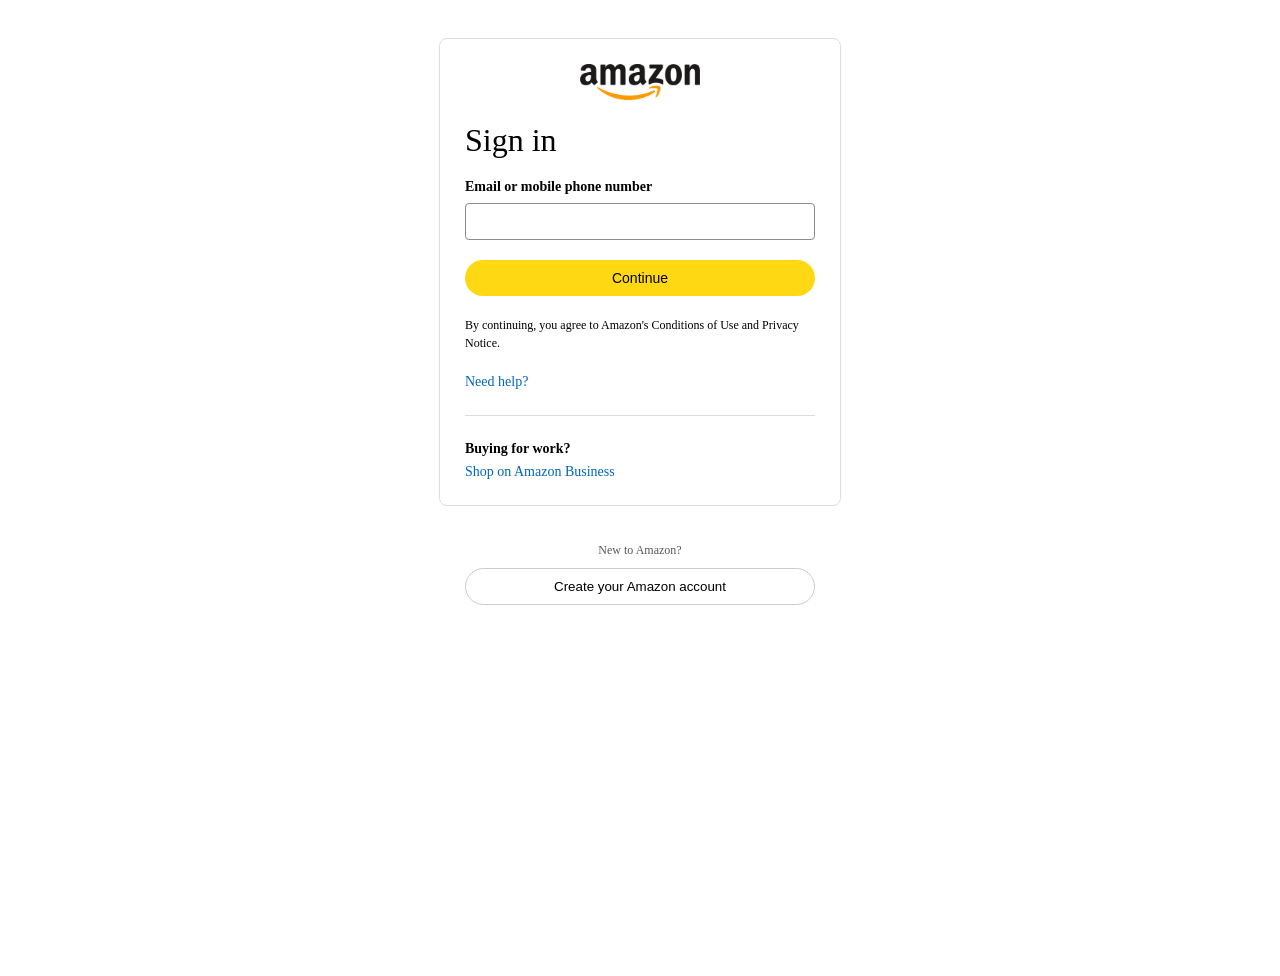
<file: sign.html>
<!DOCTYPE html>
<html lang="en">
<head>
    <meta charset="UTF-8">
    <meta name="viewport" content="width=device-width, initial-scale=1.0">
    <title>signIn</title>
    <link rel="stylesheet" href="./sign.css">
</head>
<body>
    <main class="signin-page">

    <div class="signin-box">

        <img src="./images/amazon_logo_dark.png" alt="amazon logo">

        <h1>Sign in</h1>

        <form>

            <label>Email or mobile phone number</label>
            <input type="text">

            <button type="submit">Continue</button>

        </form>

        <p class="terms">
            By continuing, you agree to Amazon's Conditions of Use and Privacy Notice.
        </p>

        <div class="help">
            <a href="#">Need help?</a>
        </div>

        <div class="divider"></div>

        <div class="business">
            <h4>Buying for work?</h4>
            <a href="#">Shop on Amazon Business</a>
        </div>

    </div>

    <div class="new-account">

        <p>New to Amazon?</p>

        <button>Create your Amazon account</button>

    </div>

</main>
</body>
</html>
</file>
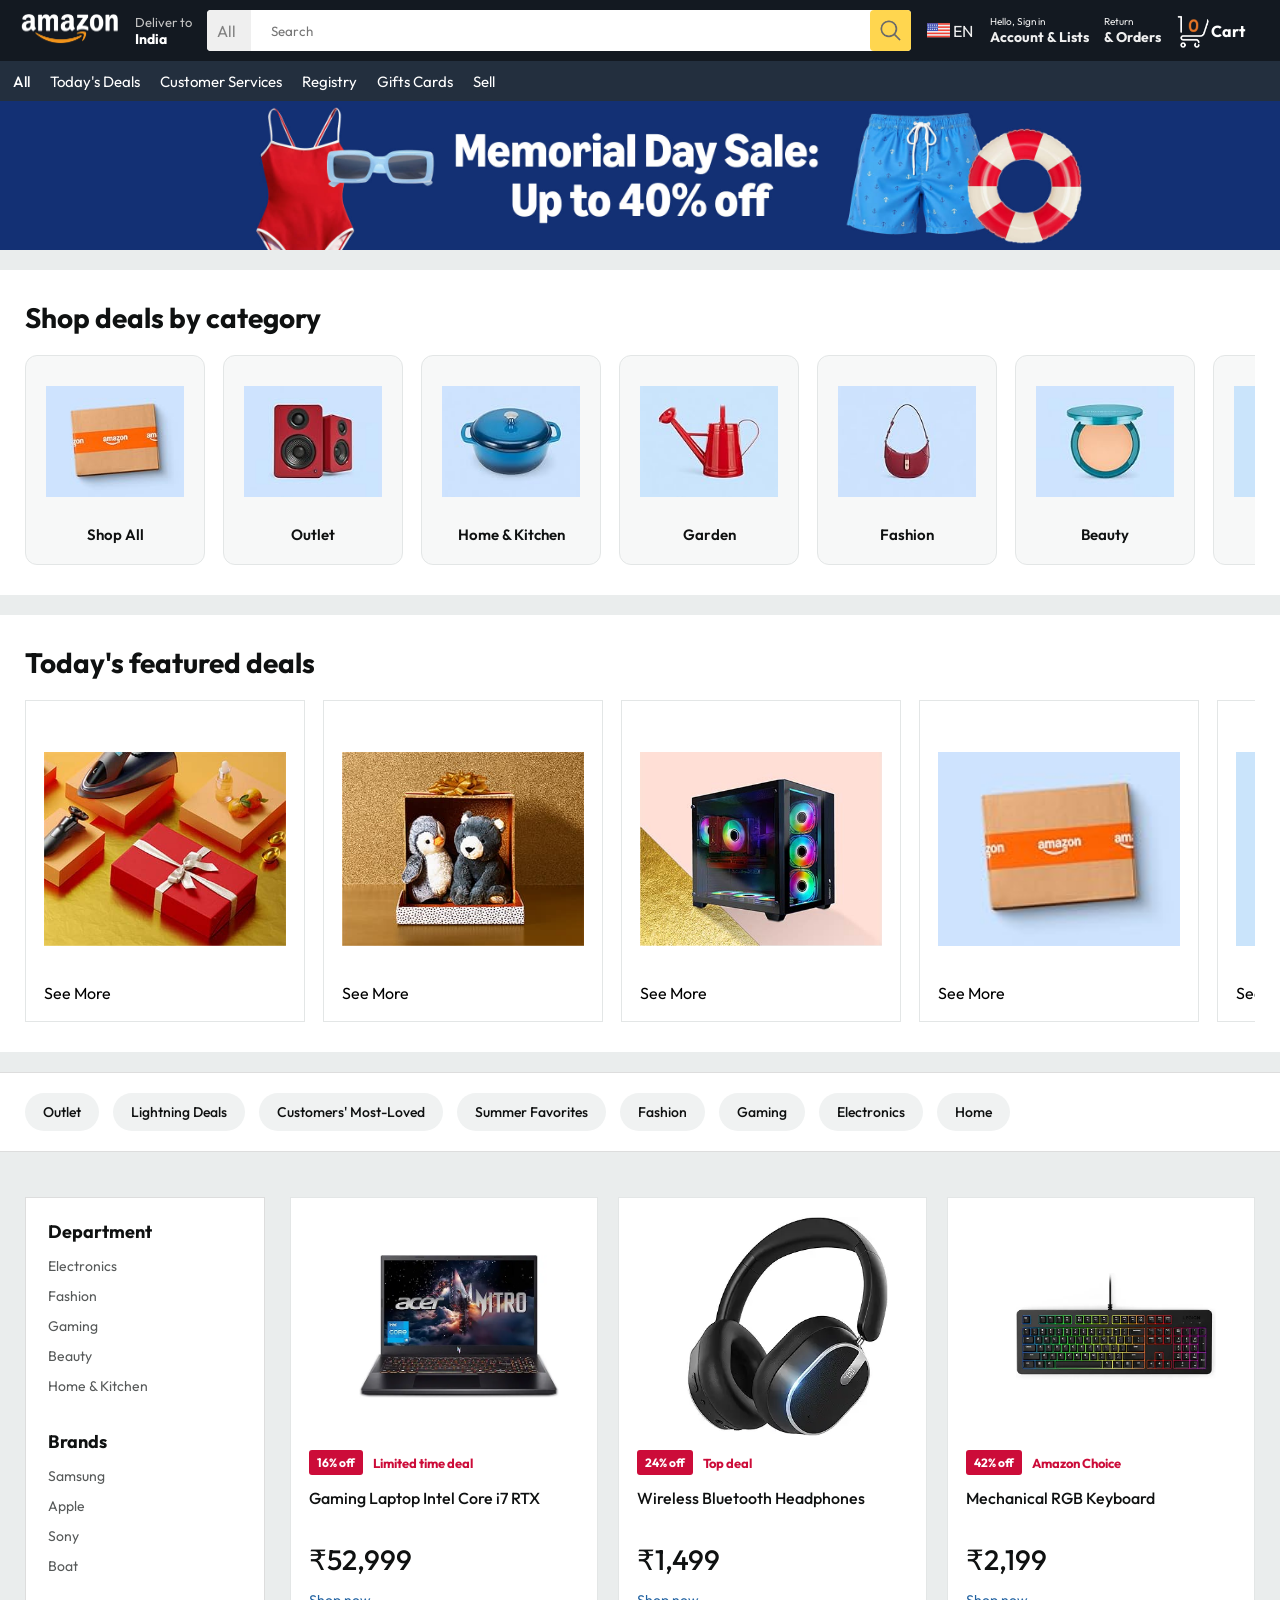
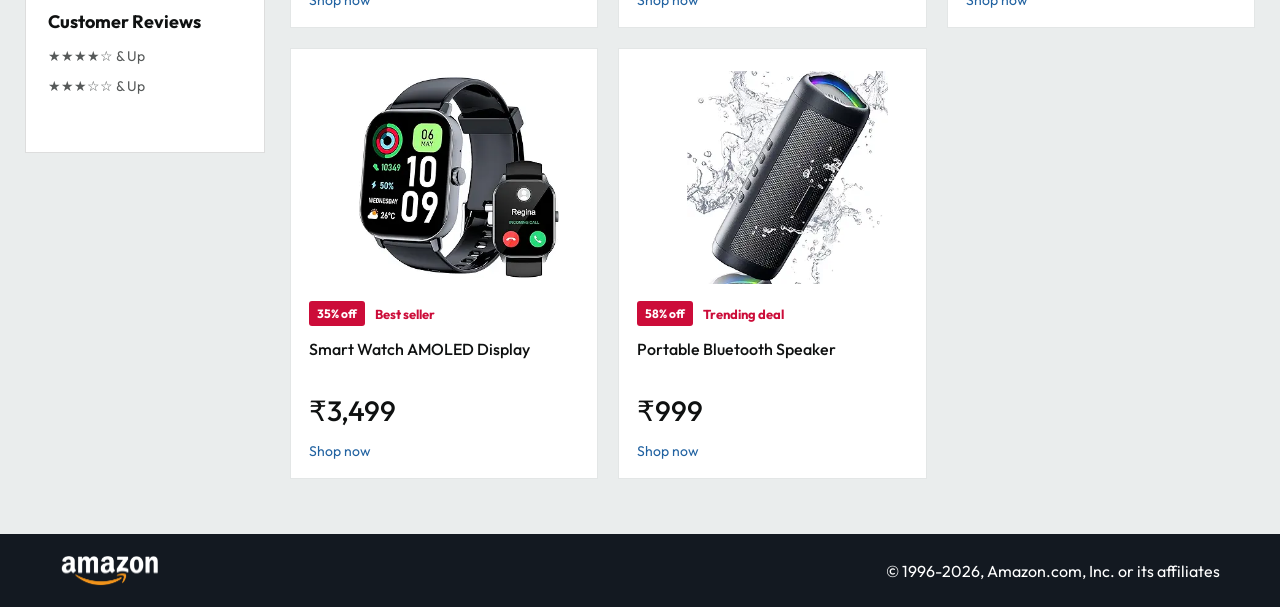
<file: toadysDeal.html>
<!DOCTYPE html>
<html lang="en">
<head>
    <meta charset="UTF-8">
    <meta name="viewport" content="width=device-width, initial-scale=1.0">
    <title>Todays deal</title>

    <link rel="stylesheet" href="./style.css">
    <link rel="stylesheet" href="./deal.css">
</head>
<body>

     <nav>
        <!-- amazon logo -->
        <a href="index.html" class="border"><img src="./images/amazon_logo.png" width="100" alt=""></a>

        <!-- delivery div  -->
        <div class="nav-country border">
            <i class="fa-solid fa-location-dot"></i>

            <div>
                <p>Deliver to</p>
                <h1>India</h1>
            </div>

        </div>

        <!-- search section  -->
        <div class="nav-search">
            <div class="nav-search-category">
                <p>All</p>
                <i class="fa-solid fa-caret-down"></i>
            </div>

            <input type="text" class="nav-search-input" placeholder="Search">

            <img src="./images/search_icon.png" alt="">
        </div>

        <!-- flag -->
        <div class="nav-language border">
            <img src="./images/us_flag.png" width="25px" alt="">
            <p>EN</p>
            <i class="fa-solid fa-caret-down"></i>
        </div>

        <!-- sign in -->
        <div class="nav-text border">
            <a href="./sign.html">
                <p>Hello, Sign in</p>
            <h1>Account & Lists <i class="fa-solid fa-caret-down"></i></h1>
            </a>
        </div>

        <!-- return and order -->
        <div class="nav-text border">
            <a href="./return.html">
                <p>Return</p>
            <h1>& Orders</h1>
            </a>
        </div>

        <!-- cart -->
        <a href="./cart.html" class="nav-cart border">
            <img src="./images/cart_icon.png" width="35px" alt="">
            <h4>Cart</h4>
        </a>
    </nav>

    <!-- bottom nav  -->
    <div class="nav-bottom">

        <div class=" border">
            <i class="fa-solid fa-bars"></i>
            <p>All</p>
        </div>

        <a href="./toadysDeal.html">
            <P class="border">Today's Deals</P>
        </a>

        <a href="./customer.html">
            <P class="border">Customer Services</P>
        </a>

        <a href="./registry.html">
            <P class="border">Registry</P>
        </a>

        <a href="./gifts.html">
            <P class="border">Gifts Cards</P>
        </a>

        <a href="./sell.html"><P class="border">Sell</P></a>
        
    </div>
    
    <!-- ===================== TOP DEAL BANNER ===================== -->

<div class="deal-banner">

    <img src="./images/0.jpg" alt="">

</div>

<!-- ===================== SHOP BY CATEGORY ===================== -->

<div class="shop-category">

    <h2>Shop deals by category</h2>

    <div class="category-slider">

        <div class="category-card">

            <img src="./images/1.jpg">

            <p>Shop All</p>

        </div>

        <div class="category-card">

            <img src="./images/2.jpg">

            <p>Outlet</p>

        </div>

        <div class="category-card">

            <img src="./images/3.jpg">

            <p>Home & Kitchen</p>

        </div>

        <div class="category-card">

            <img src="./images/4.jpg">

            <p>Garden</p>

        </div>

        <div class="category-card">

            <img src="./images/5.jpg">

            <p>Fashion</p>

        </div>

        <div class="category-card">

            <img src="./images/6.jpg">

            <p>Beauty</p>

        </div>

        <div class="category-card">

            <img src="./images/8.jpg">

            <p>Electronics</p>

        </div>

        <div class="category-card">

            <img src="./images/7.jpg">

            <p>Sports</p>

        </div>

    </div>

</div>

<!-- ===================== FEATURED DEALS ===================== -->

<div class="featured-deals">

    <h2>Today's featured deals</h2>

    <div class="featured-slider">

        <div class="featured-card">

            <img src="./images/box1-2.jpg" alt="">
            <p style="color: black;">See More</p>

        </div>

        <div class="featured-card">

            <img src="./images/box1-3.jpg">
            <p style="color: black;">See More</p>

        </div>

        <div class="featured-card">

            <img src="./images/box1-4.jpg">
            <p style="color: black;">See More</p>

        </div>

        <div class="featured-card">

            <img src="./images/1.jpg">
            <p style="color: black;">See More</p>

        </div>

        <div class="featured-card">

            <img src="./images/8.jpg">
            <p style="color: black;">See More</p>

        </div>

    </div>

</div>

<!-- ===================== TABS ===================== -->

<div class="deal-tabs">

    <button>Outlet</button>

    <button>Lightning Deals</button>

    <button>Customers' Most-Loved</button>

    <button>Summer Favorites</button>

    <button>Fashion</button>

    <button>Gaming</button>

    <button>Electronics</button>

    <button>Home</button>

</div>

<!-- ===================== MAIN DEALS SECTION ===================== -->

<div class="main-deals">

    <!-- SIDEBAR -->

    <div class="deal-sidebar">

        <div class="filter-box">

            <h3>Department</h3>

            <p>Electronics</p>

            <p>Fashion</p>

            <p>Gaming</p>

            <p>Beauty</p>

            <p>Home & Kitchen</p>

        </div>

        <div class="filter-box">

            <h3>Brands</h3>

            <p>Samsung</p>

            <p>Apple</p>

            <p>Sony</p>

            <p>Boat</p>

        </div>

        <div class="filter-box">

            <h3>Customer Reviews</h3>

            <p>★★★★☆ & Up</p>

            <p>★★★☆☆ & Up</p>

        </div>

    </div>

    <!-- PRODUCTS -->

    <div class="products-grid">

        <!-- PRODUCT -->

        <div class="product-card">

            <img src="./images/1.1.webp">

            <div class="product-discount">

                <span>16% off</span>

                <p>Limited time deal</p>

            </div>

            <h4>Gaming Laptop Intel Core i7 RTX</h4>

            <div class="product-price">

                ₹52,999

            </div>

            <a href="">Shop now</a>

        </div>

        <!-- PRODUCT -->

        <div class="product-card">

            <img src="./images/1.3.webp">

            <div class="product-discount">

                <span>24% off</span>

                <p>Top deal</p>

            </div>

            <h4>Wireless Bluetooth Headphones</h4>

            <div class="product-price">

                ₹1,499

            </div>

            <a href="">Shop now</a>

        </div>

        <!-- PRODUCT -->

        <div class="product-card">

            <img src="./images/1.5.webp">

            <div class="product-discount">

                <span>42% off</span>

                <p>Amazon Choice</p>

            </div>

            <h4>Mechanical RGB Keyboard</h4>

            <div class="product-price">

                ₹2,199

            </div>

            <a href="">Shop now</a>

        </div>

        <!-- PRODUCT -->

        <div class="product-card">

            <img src="./images/1.4.webp">

            <div class="product-discount">

                <span>35% off</span>

                <p>Best seller</p>

            </div>

            <h4>Smart Watch AMOLED Display</h4>

            <div class="product-price">

                ₹3,499

            </div>

            <a href="">Shop now</a>

        </div>

        <!-- PRODUCT -->

        <div class="product-card">

            <img src="./images/1.2.webp">

            <div class="product-discount">

                <span>58% off</span>

                <p>Trending deal</p>

            </div>

            <h4>Portable Bluetooth Speaker</h4>

            <div class="product-price">

                ₹999

            </div>

            <a href="">Shop now</a>

        </div>

    </div>

</div>

 <footer>
        <img src="./images/amazon_logo.png" width="100" alt="">
        <p>© 1996-2026, Amazon.com, Inc. or its affiliates</p>
    </footer>

</body>
</html>
</file>
<file: style.css>
@import url('https://fonts.googleapis.com/css2?family=Outfit:wght@100..900&family=Poppins:wght@400;600&display=swap');

*{
    padding: 0;
    margin: 0;
    box-sizing: border-box;
    font-family: Outfit;
}

body{
    background: #dadada;
    color: #fff;
}

a{
    text-decoration: none;
    color: inherit;
}

/* // add later in html for effect */
.border{
    border: 0.5px;
}

.border:hover{
    border: 0.5px solid;
}

nav{
    display: flex;
    align-items: center;
    justify-content: space-between;
    background: #131921;
    padding: 10px 20px;
    color: #fff;
}

.nav-country{
    display: flex;
    align-items: end;
    margin-left: 15px;
    font-size: 13px;
    color: #c4c4c4;
}

.nav-country h1{
    color: #fff;
    font-size: 14px;
}

.nav-country i{
    padding-bottom: 3px;
}

.nav-search{
    flex: 1;
    display: flex;
    align-items: center;
    background: #fff;
    color: gray;
    max-width: 1000px;
    border-radius: 4px;
    margin-left: 15px;
}

.nav-search-category{
    display: flex;
    align-items: center;
    padding: 10px 2px;
    gap: 5px;
    background-color: #efefef;
    border-radius: 4px 0 0 4px;
    height: 41px;
    cursor: pointer;
}

.nav-search-category p{
    padding-left: 8px;
}

.nav-search-category i{
    padding-right: 8px;
}

.nav-search-input{
    border: none;
    outline: none;
    padding-left: 20px;
    width: 100%;
}

.nav-search img{
    max-width: 41px;
    padding: 8px;
    background: #ffd64f;
    border-radius: 4px;
    cursor: pointer;
}

.nav-language{
    display: flex;
    align-items: center;
    gap: 2px;
    font-weight: 600px;
    margin-left: 15px;
    color: #efefef;
    cursor: pointer;
}

.nav-text{
    margin-left: 15px;
    color: #efefef;
    cursor: pointer;
}

.nav-text p{ font-size: 10px;}

.nav-text h1{ font-size: 14px;}

.nav-cart{
    display: flex;
    align-items: center;
    margin: 0 15px;
}

.nav-bottom{
    display: flex;
    align-items: center;
    gap: 20px;
    padding: 8px;
    background: #232f3e;
    font-size: 15px;
    cursor: pointer;
    height: 40px;
}

.nav-bottom div{
    display: flex;
    align-items: center;
    gap: 5px;
    font-weight: 500;
}

/* header begin */
.header-slider{
    position: relative;
    height: 300px;
    overflow: hidden;
}

.header-slider ul{
    display: flex;
    overflow-y: hidden;
}

.header-slider img{
    max-width: 100%;
    mask-image: linear-gradient(to bottom, #000000 50%, transparent 100%);
    padding: 0 10px;
}

.header-slider button{
    position: absolute;
    top: 20%;
    transform: translateY(-20%);
    z-index: 1;
    padding: 5vh 1vw;
    background: #ffffff4f;
    color: #0000007b;
    text-decoration: none;
    font-weight: 600;
    font-size: 18px;
    cursor: pointer;
    border: none;
}

.control-next{
    right: 0;
}

.hero-msg{
    position: absolute;
    top: 260px;
    left: 50%;
    transform: translateX(-50%);
    z-index: 1;
    width: calc(100% - 20px);
    background-color: rgba(255,255,255,0.95);
    min-height: 40px;
    display: flex;
    align-items: center;
    justify-content: center;
    font-size: 0.85rem;
    text-align: center;
    padding: 10px 16px;
    color: #000000;
}

.hero-msg a{
    color: blue;
    text-decoration: underline;
}

/* shopping section  */
.box-row{
    color: #000000;
    display: flex;
    flex-wrap: wrap;
    row-gap: 20px;
    justify-content: space-between;
    margin: 20px 30px;
}

.box-col{
    display: flex;
    flex-direction: column;
    gap: 10px;
    padding: 15px 20px;
    background: #fff;
    max-width: 24%;
    min-width: 200px;
}

.box-col a{
    font-size: 13px;
    color: #009999;
    font-weight: 500;
}

.product-slider{
    background: #fff;
    margin: 0 30px;
    padding: 20px;
    margin-bottom: 15px;
    color: #000000;
}

.product-slider .products a{
    display: flex;
    overflow-x: auto;
    gap: 20px;
    margin-top: 10px;
}

.product-slider .products a img{
    max-width: 200px;
    max-height: 200px;
}

.product-slider .products a::-webkit-scrollbar{
    display: none;
}

/* slider2 */
.product-slider .products-2 a{
    display: flex;
    overflow-x: auto;
    gap: 50px;
    margin-top: 10px;
}

.product-slider .products-2 a img{
    max-width: 200px;
    max-height: 200px;
}

.product-slider .products-2 a::-webkit-scrollbar{
    display: none;
}

/* slider3 */
.products-slider-with-price{
    color: #000000;
    background: #fff;
    margin: 0 30px;
    padding: 20px;
    margin-bottom: 15px;
}

.products-slider-with-price .products{
    display: flex;
    overflow-x: auto;
    gap: 10px;
    margin-top: 10px;
}

.products-slider-with-price .products::-webkit-scrollbar{
    display: none;
}

.product-card{
    display: flex;
    flex-direction: column;
    justify-content: end;
    min-width: 210px;
    background: #fbfbfb;
}

.product-card img{
    width: 110px;
    margin: 0 50px;
}

.product-offer p{
    background: #be0b3b;
    color: #fff;
    display: inline-block;
    padding: 2px 5px;
    border-radius: 2px;
    margin: 8px 0;
    font-size: 13px;
}

.product-offer span{
    color: #be0b3b;
    font-weight: 500;
    font-size: 12px;
}

.product-price{
    color: gray;
    font-size: 13px;
}

.product-card h4{
    color: #525252;
    font-size: 15px;
    font-weight: 400;
}

/* old start */

.shop-section{
    width: 100%;
    background-color: #e3e6e6;
    padding: 30px;
    color: #000000;
}

.shop-boxes{
    display: grid;
    grid-template-columns: repeat(auto-fit, minmax(250px, 1fr));
    gap: 15px;
}

.shop-box{
    background-color: whitesmoke;
    padding: 15px;
}

.game-box{
    width:100%;
    height: 250px;
    background-image: url(./images/fuji.png);
    background-size: cover;
    cursor: pointer;
}

.see-more{
    margin-top: 20px;
}

.see-more a{
    color: #2162a1;
    text-decoration: none;
}

.see-more-2{
    margin-top: 10px;
}

.see-more-2 a{
    color: #2162a1;
    text-decoration: none;
}

.box-container{
    width: 100%;
    margin-top: 15px;
}

.box-container-grid{
    display: grid;
    grid-template-columns: repeat(2, 1fr);
    gap: 10px;
}

.grid-box img{
    width: 100%;
    height: auto;
}

.grid-box:hover{
    cursor: pointer;
    transform: scale(1.05);
}
/* old end  */

/* footer */
footer{
    display: flex;
    justify-content: space-between;
    align-items: center;
    color: #fff;
    background: #131921;
    padding: 20px 60px;
}

/* footer old  */
.footer{
    width: 100%;
    background-color: #37475a;
}

.footer-top{
    color: white;
    width: 100%;
    height: 50px;
    display: flex;
    align-items: center;
    justify-content: center;
}

.footer-top:hover{
    cursor: pointer;
    background-color: rgba(255, 255, 255, 0.1);
}

.footer-bottom{
    width: 100%;
    color: white;
    display: flex;
    justify-content: space-evenly;
    flex-wrap: wrap;
    padding: 20px;
    text-align: justify;
}

.footer-bottom ul{
    padding-inline-start: 0;
}

.footer-bottom li{
    list-style: none;
    padding-top: 10px;
}

.footer-bottom a{
    color: #dddddd;
    text-decoration: none;
}

.footer-bottom a:hover{
    text-decoration: underline;
}

.footer-credit{
    width: 100%;
    background-color: #131a22;
    color: #dddddd;
    text-align: center;
    padding: 10px 0;
    font-size: 0.85rem;
}
/* end  */
</file>
<file: box.css>
/* ================= TOYS PAGE ================= */

.toys-page{
    display:flex;
    background:#fff;
    color:#0f1111;
    padding:20px;
    gap:25px;
    color: black;
}

/* ================= SIDEBAR ================= */

.toys-sidebar{
    width:240px;
}

.toys-sidebar h2{
    font-size:28px;
    margin-bottom:25px;
}

.filter-section{
    margin-bottom:35px;
}

.filter-section h3{
    margin-bottom:12px;
    font-size:18px;
}

.filter-section p{
    margin-bottom:10px;
    cursor:pointer;
    color:#333;
}

.filter-section p:hover{
    color:#c7511f;
}

/* ================= CONTENT ================= */

.toys-content{
    flex:1;
}

.toys-title{
    font-size:32px;
    margin-bottom:20px;
}

/* ================= BANNER ================= */

.toys-banner img{
    width:100%;
    border-radius:10px;
    display:block;
}

/* ================= CATEGORY ROW ================= */

.toys-category-row{
    display:flex;
    gap:15px;
    margin-top:25px;
    overflow-x:auto;
    scrollbar-width:none;
}

.toys-category-row::-webkit-scrollbar{
    display:none;
}

.toy-category-card{
    min-width:180px;
    background:#f3f3f3;
    border-radius:12px;
    text-align:center;
    padding:15px;
    cursor:pointer;
    transition:0.3s;
}

.toy-category-card:hover{
    transform:translateY(-5px);
}

.toy-category-card img{
    width:100%;
    height:140px;
    object-fit:contain;
}

.toy-category-card p{
    margin-top:12px;
    font-size:18px;
    font-weight:500;
}

/* ================= PRODUCTS ================= */

.toy-products-grid{
    margin-top:35px;

    display:grid;

    grid-template-columns:repeat(auto-fill,minmax(230px,1fr));

    gap:25px;
}

.toy-product-card{
    background:#fff;
    border:1px solid #e3e6e6;
    padding:15px;
    transition:0.3s;
    cursor:pointer;
}

.toy-product-card:hover{
    box-shadow:0 0 10px rgba(0,0,0,0.15);
}

.toy-product-card img{
    width:100%;
    height:230px;
    object-fit:contain;
}

/* ================= DEAL ================= */

.toy-discount{
    display:flex;
    align-items:center;
    gap:10px;
    margin-top:10px;
}

.toy-discount span{
    background:#cc0c39;
    color:#fff;
    padding:5px 8px;
    border-radius:4px;
    font-size:13px;
}

.toy-discount p{
    color:#cc0c39;
    font-weight:600;
    font-size:14px;
}

/* ================= PRODUCT TEXT ================= */

.toy-product-card h3{
    margin-top:12px;
    font-size:17px;
    line-height:24px;
    font-weight:500;
}

.toy-price{
    margin-top:12px;
}

.toy-price h2{
    font-size:28px;
    font-weight:500;
}

.toy-price span{
    color:#565959;
    font-size:14px;
    text-decoration:line-through;
}

.toy-delivery{
    margin-top:10px;
    font-size:14px;
    color:#007600;
}
</file>
<file: customer.css>
body {
    margin: 0;
    font-family: Arial, sans-serif;
    background: #eaeded;
}

/* HERO */
.cs-hero {
    background: white;
    padding: 40px 20px;
    text-align: center;
    color: black;
}

.cs-hero input {
    width: 60%;
    padding: 12px;
    margin-top: 15px;
    border: 1px solid #ccc;
    border-radius: 4px;
    
}

/* QUICK ACTIONS */
.quick-actions {
    background: white;
    margin: 20px;
    padding: 20px;
    color: black;
}

.grid {
    display: grid;
    grid-template-columns: repeat(4, 1fr);
    gap: 15px;
    
}

.box {
    background: #f7f7f7;
    padding: 25px;
    text-align: center;
    border-radius: 6px;
    cursor: pointer;
    
}

/* HELP TOPICS */
.help-topics {
    background: white;
    margin: 20px;
    padding: 20px;
    color: black;
}

.topics-grid {
    display: grid;
    grid-template-columns: repeat(3, 1fr);
    gap: 15px;
    color: black;
}

.topic {
    background: #f7f7f7;
    padding: 20px;
    border-radius: 6px;
    color: black;
}

/* SUPPORT SECTION */
.support {
    background: white;
    margin: 20px;
    padding: 30px;
    text-align: center;
    color: black;
}

.support button {
    padding: 10px 20px;
    border: none;
    background: #febd69;
    cursor: pointer;
    color: black;
}
</file>
<file: gifts.css>
body {
    margin: 0;
    font-family: Arial, sans-serif;
    background: #eaeded;
}

/* HEADER SECTION */
.gift-header {
    background: white;
    padding: 20px;
    text-align: center;
    color: black;
}

.gift-header h1 {
    margin: 0;
    color: black;
}

/* HERO */
.hero {
    background: linear-gradient(to right, #232f3e, #37475a);
    color: white;
    padding: 60px 20px;
    text-align: center;
    color: white;
}

.hero button {
    padding: 10px 20px;
    margin-top: 10px;
    border: none;
    background: #febd69;
    cursor: pointer;
    color: black;
}

/* CATEGORY GRID */
.categories {
    padding: 20px;
    background: white;
    margin: 20px;
    color: black;
}

.grid {
    display: grid;
    grid-template-columns: repeat(3, 1fr);
    gap: 15px;
    color: black;
}

.card {
    background: #f7f7f7;
    padding: 30px;
    text-align: center;
    border-radius: 6px;
    cursor: pointer;
    color: black;
}

/* TYPES */
.gift-types {
    background: white;
    margin: 20px;
    padding: 20px;
    color: black;
}

.types {
    display: flex;
    gap: 15px;
    flex-wrap: wrap;
    color: black;
}

.type-box {
    flex: 1;
    min-width: 150px;
    background: #f1f1f1;
    padding: 25px;
    text-align: center;
    border-radius: 6px;
    color: black;
}

/* DEAL STRIP */
.deal-strip {
    background: white;
    margin: 20px;
    padding: 20px;
    color: black;
}

.deal-grid {
    display: flex;
    gap: 15px;
    flex-wrap: wrap;
    color: black;
}

.deal {
    flex: 1;
    min-width: 200px;
    background: #fff3cd;
    padding: 20px;
    text-align: center;
    border-radius: 6px;
    color: black;
}
</file>
<file: products.css>
body{
    background: #fff;
}

.breadcrums{
    padding: 10px 20px;
    font-size: 12px;
    color: #565656;
}

.product-display{
    min-height: 100%;
    padding: 10px 20px;
    display: flex;
    margin-bottom: 20px;
}

.product-d-img{
    display: flex;
    gap: 10px;
}

.product-icon{
    display: flex;
    flex-direction: column;
    gap: 10px;
}

.product-icon img{
    border: 1px solid gray;
    border-radius: 10px;
    padding: 5px;
}

.products-d-details{
    color: black;
    margin: 0 30px;   
}

.products-title{
    font-size: 25px;
}

.brand-store{
    margin-top: 5px;
    color: #007185;
    font-size: 14px
}

.product-rating{
    display: flex;
    flex-direction: column;
    gap: 10px;
}

.product-rating div{
    display: flex;
    align-items: center;
    gap: 10px;
}

.product-rating p{
    color: #007185;
}

.product-rating p span{
    color: white;
    background: #c73500;
    padding: 2px 5px;
    border-radius: 3px;
    font-size: 14px;
}

.product-rating h5{
    font-weight: 400;
}

.product-price{
    display: flex;
    flex-direction: column;
    gap: 5px;
}

.product-price div{
    display: flex;
    align-items: center;
    gap: 10px;
    margin: 10px 0;
}

.product-price div p{
    font-size: 26px;
    color: #c73500;
}

.product-price div h1{
    font-size: 14px;
    font-weight: 500;
}

.product-price div h1 span{
    font-size: 26px;
    font-weight: 500;
}


.product-price div h5{
    font-weight: 400;
    color: #565656;
}

.product-price h5 span{
    text-decoration: line-through;
}

.product-price p span{
    color: #007185;
}

.product-info{
    display: grid;
    grid-template-columns: auto auto;
    max-width: 300px;
    margin-bottom: 15px;
    margin-top: 20px;
}

.product-description h1{
    font-size: 20px;
    margin: 15px 0;
}

.product-description ul{
    display: flex;
    flex-direction: column;
    gap: 30px;
    margin-left: 30px;
}

.product-d-purchase{
    color: black;
    width: 100%;
    max-width: 280px;
    border: 1px solid #c1c1c1;
    border-radius: 10px;
    padding: 20px;
}

.product-d-purchase .title{
    display: flex;
    justify-content: space-between;
    align-items: center;
}

.product-d-purchase .price{
    font-size: 16px;
    font-weight: 400;
    margin: 10px 0;
}

.product-d-purchase .price span{
    font-size: 26px;
    padding: 2px;
}

.product-d-purchase .gap{
    margin: 15px 0;
}

.location{
    display: flex;
    align-items: center;
    gap: 3px;
}

.product-d-purchase .btn{
    outline: none;
    border: none;
    background: #ffd841;
    width: 100%;
    padding: 10px 0;
    margin-top: 10px;
    border-radius: 50px;
    cursor: pointer;
}
</file>
<file: sell.css>
body {
    margin: 0;
    font-family: Arial, sans-serif;
    background: #eaeded;
}

/* HERO */
.sell-hero {
    background: #131921;
    color: white;
    text-align: center;
    padding: 70px 20px;
}

.sell-hero button {
    padding: 12px 25px;
    margin-top: 10px;
    background: #febd69;
    border: none;
    cursor: pointer;
    color: black;
}

/* BENEFITS */
.benefits {
    background: white;
    margin: 20px;
    padding: 20px;
    color: black;
}

.grid {
    display: grid;
    grid-template-columns: repeat(4, 1fr);
    gap: 15px;
    color: black;
}

.card {
    background: #f7f7f7;
    padding: 25px;
    text-align: center;
    border-radius: 6px;
    color: black;
}

/* HOW IT WORKS */
.how-it-works {
    background: white;
    margin: 20px;
    padding: 20px;
    color: black;
}

.steps {
    display: flex;
    gap: 15px;
    color: black;
}

.step {
    flex: 1;
    background: #f1f1f1;
    padding: 20px;
    border-radius: 6px;
    color: black;
}

/* TOOLS */
.tools {
    background: white;
    margin: 20px;
    padding: 20px;
    color: black;
}

.tool-grid {
    display: grid;
    grid-template-columns: repeat(4, 1fr);
    gap: 15px;
    color: black;
}

.tool {
    background: #fff3cd;
    padding: 20px;
    text-align: center;
    border-radius: 6px;
    color: black;
}

/* CTA */
.cta {
    background: #232f3e;
    color: white;
    text-align: center;
    padding: 40px;
}

.cta button {
    padding: 12px 25px;
    border: none;
    background: #febd69;
    cursor: pointer;
    color: black;
}
</file>
<file: sign.css>
.signin-page{
    min-height:100vh;
    background:#fff;
    display:flex;
    flex-direction:column;
    align-items:center;
    padding:30px 20px;
}

.signin-box{
    width:350px;
    border:1px solid #ddd;
    border-radius:8px;
    padding:25px;
}

.signin-box img{
    width:120px;
    display:block;
    margin:0 auto 20px;
}

.signin-box h1{
    font-size:32px;
    font-weight:400;
    margin-bottom:20px;
}

.signin-box form{
    display:flex;
    flex-direction:column;
}

.signin-box label{
    font-size:14px;
    font-weight:700;
    margin-bottom:8px;
}

.signin-box input{
    padding:10px;
    border:1px solid #888c8c;
    border-radius:4px;
    margin-bottom:20px;
    outline:none;
}

.signin-box input:focus{
    border-color:#007185;
}

.signin-box button{
    padding:10px;
    border:none;
    border-radius:20px;
    background:#ffd814;
    cursor:pointer;
    font-size:14px;
}

.terms{
    font-size:12px;
    margin:20px 0;
    line-height:1.5;
}

.help a,
.business a{
    color:#0066c0;
    text-decoration:none;
    font-size:14px;
}

.divider{
    height:1px;
    background:#ddd;
    margin:25px 0;
}

.business h4{
    margin-bottom:5px;
    font-size:14px;
}

.new-account{
    width:350px;
    margin-top:25px;
    text-align:center;
}

.new-account p{
    font-size:12px;
    color:#565959;
    margin-bottom:10px;
}

.new-account button{
    width:100%;
    padding:10px;
    border:1px solid #ccc;
    background:#fff;
    border-radius:20px;
    cursor:pointer;
}
</file>
<file: deal.css>
/* =========================
   AMAZON DEAL PAGE STYLE
========================= */

body{
    background:#eaeded;
}

/* =========================
   TOP BANNER
========================= */

.deal-banner{
    width:100%;
    background:#fff;
}

.deal-banner img{
    width:100%;
    display:block;
    object-fit:cover;
}

/* =========================
   COMMON CONTAINER
========================= */

.shop-category,
.featured-deals,
.deal-tabs,
.main-deals{
    max-width:1500px;
    margin:auto;
}

/* =========================
   CATEGORY SECTION
========================= */

.shop-category{
    background:#fff;
    padding:30px 25px;
    margin-top:20px;
}

.shop-category h2{
    color:#0f1111;
    font-size:28px;
    font-weight:700;
    margin-bottom:20px;
}

.category-slider{
    display:flex;
    gap:18px;
    overflow-x:auto;
    scrollbar-width:none;
}

.category-slider::-webkit-scrollbar{
    display:none;
}

.category-card{
    min-width:180px;
    background:#f7f8f8;
    border:1px solid #e3e6e6;
    border-radius:12px;
    padding:20px;
    transition:0.2s;
    cursor:pointer;
}

.category-card:hover{
    box-shadow:0 2px 10px rgba(0,0,0,0.12);
}

.category-card img{
    width:100%;
    height:130px;
    object-fit:contain;
}

.category-card p{
    color:#0f1111;
    font-size:15px;
    margin-top:15px;
    font-weight:600;
    text-align:center;
}

/* =========================
   FEATURED DEALS
========================= */

.featured-deals{
    background:#fff;
    margin-top:20px;
    padding:30px 25px;
}

.featured-deals h2{
    color:#0f1111;
    font-size:28px;
    margin-bottom:20px;
}

.featured-slider{
    display:flex;
    gap:18px;
    overflow-x:auto;
    scrollbar-width:none;
}

.featured-slider::-webkit-scrollbar{
    display:none;
}

.featured-card{
    min-width:280px;
    background:#fff;
    border:1px solid #e3e6e6;
    padding:18px;
    transition:0.2s;
    cursor:pointer;
}

.featured-card:hover{
    box-shadow:0 2px 10px rgba(0,0,0,0.15);
}

.featured-card img{
    width:100%;
    height:260px;
    object-fit:contain;
}

/* =========================
   TABS
========================= */

.deal-tabs{
    display:flex;
    align-items:center;
    gap:14px;
    overflow-x:auto;
    scrollbar-width:none;

    background:#fff;
    margin-top:20px;
    padding:20px 25px;
    border-top:1px solid #ddd;
    border-bottom:1px solid #ddd;
}

.deal-tabs::-webkit-scrollbar{
    display:none;
}

.deal-tabs button{
    white-space:nowrap;
    border:none;
    background:#f0f2f2;
    color:#0f1111;

    padding:10px 18px;
    border-radius:20px;

    font-size:14px;
    font-weight:500;

    cursor:pointer;
    transition:0.2s;
}

.deal-tabs button:hover{
    background:#d5dbdb;
}

/* =========================
   MAIN SECTION
========================= */

.main-deals{
    display:flex;
    align-items:flex-start;
    gap:25px;

    padding:25px;
    margin-top:20px;
}

/* =========================
   SIDEBAR
========================= */

.deal-sidebar{
    width:240px;
    background:#fff;

    padding:22px;
    border:1px solid #ddd;

    position:sticky;
    top:10px;
}

.filter-box{
    margin-bottom:35px;
}

.filter-box h3{
    color:#0f1111;
    font-size:18px;
    margin-bottom:14px;
}

.filter-box p{
    color:#565959;
    font-size:14px;
    margin-bottom:12px;
    cursor:pointer;
}

.filter-box p:hover{
    color:#c7511f;
}

/* =========================
   PRODUCT GRID
========================= */

.products-grid{
    flex:1;

    display:grid;

    grid-template-columns:repeat(4,1fr);

    gap:20px;
}

/* =========================
   PRODUCT CARD
========================= */

.product-card{
    background:#fff;

    border:1px solid #e3e6e6;

    padding:18px;

    transition:0.2s;
    cursor:pointer;
}

.product-card:hover{
    box-shadow:0 2px 12px rgba(0,0,0,0.15);
}

.product-card img{
    width:100%;
    height:220px;
    object-fit:contain;
    padding-right: 70px;
}

/* =========================
   DISCOUNT
========================= */

.product-discount{
    display:flex;
    align-items:center;
    gap:10px;

    margin-top:14px;
}

.product-discount span{
    background:#cc0c39;
    color:#fff;

    font-size:12px;
    font-weight:700;

    padding:5px 8px;
    border-radius:3px;
}

.product-discount p{
    color:#cc0c39;
    font-size:13px;
    font-weight:700;
}

/* =========================
   PRODUCT TITLE
========================= */

.product-card h4{
    color:#0f1111;

    font-size:16px;
    font-weight:500;
    line-height:22px;

    margin-top:12px;

    height:45px;
    overflow:hidden;
}

/* =========================
   PRICE
========================= */

.product-price{
    color:#0f1111;

    font-size:28px;
    font-weight:500;

    margin-top:10px;
}

/* =========================
   SHOP LINK
========================= */

.product-card a{
    display:inline-block;

    margin-top:14px;

    color:#2162a1;
    font-size:14px;
}

.product-card a:hover{
    color:#c7511f;
    text-decoration:underline;
}

/* =========================
   FOOTER
========================= */

footer{
    margin-top:30px;
}

/* =========================
   DESKTOP ONLY
========================= */

@media(max-width:1400px){

    .products-grid{
        grid-template-columns:repeat(3,1fr);
    }

}

@media(max-width:1100px){

    .products-grid{
        grid-template-columns:repeat(2,1fr);
    }

}
</file>
